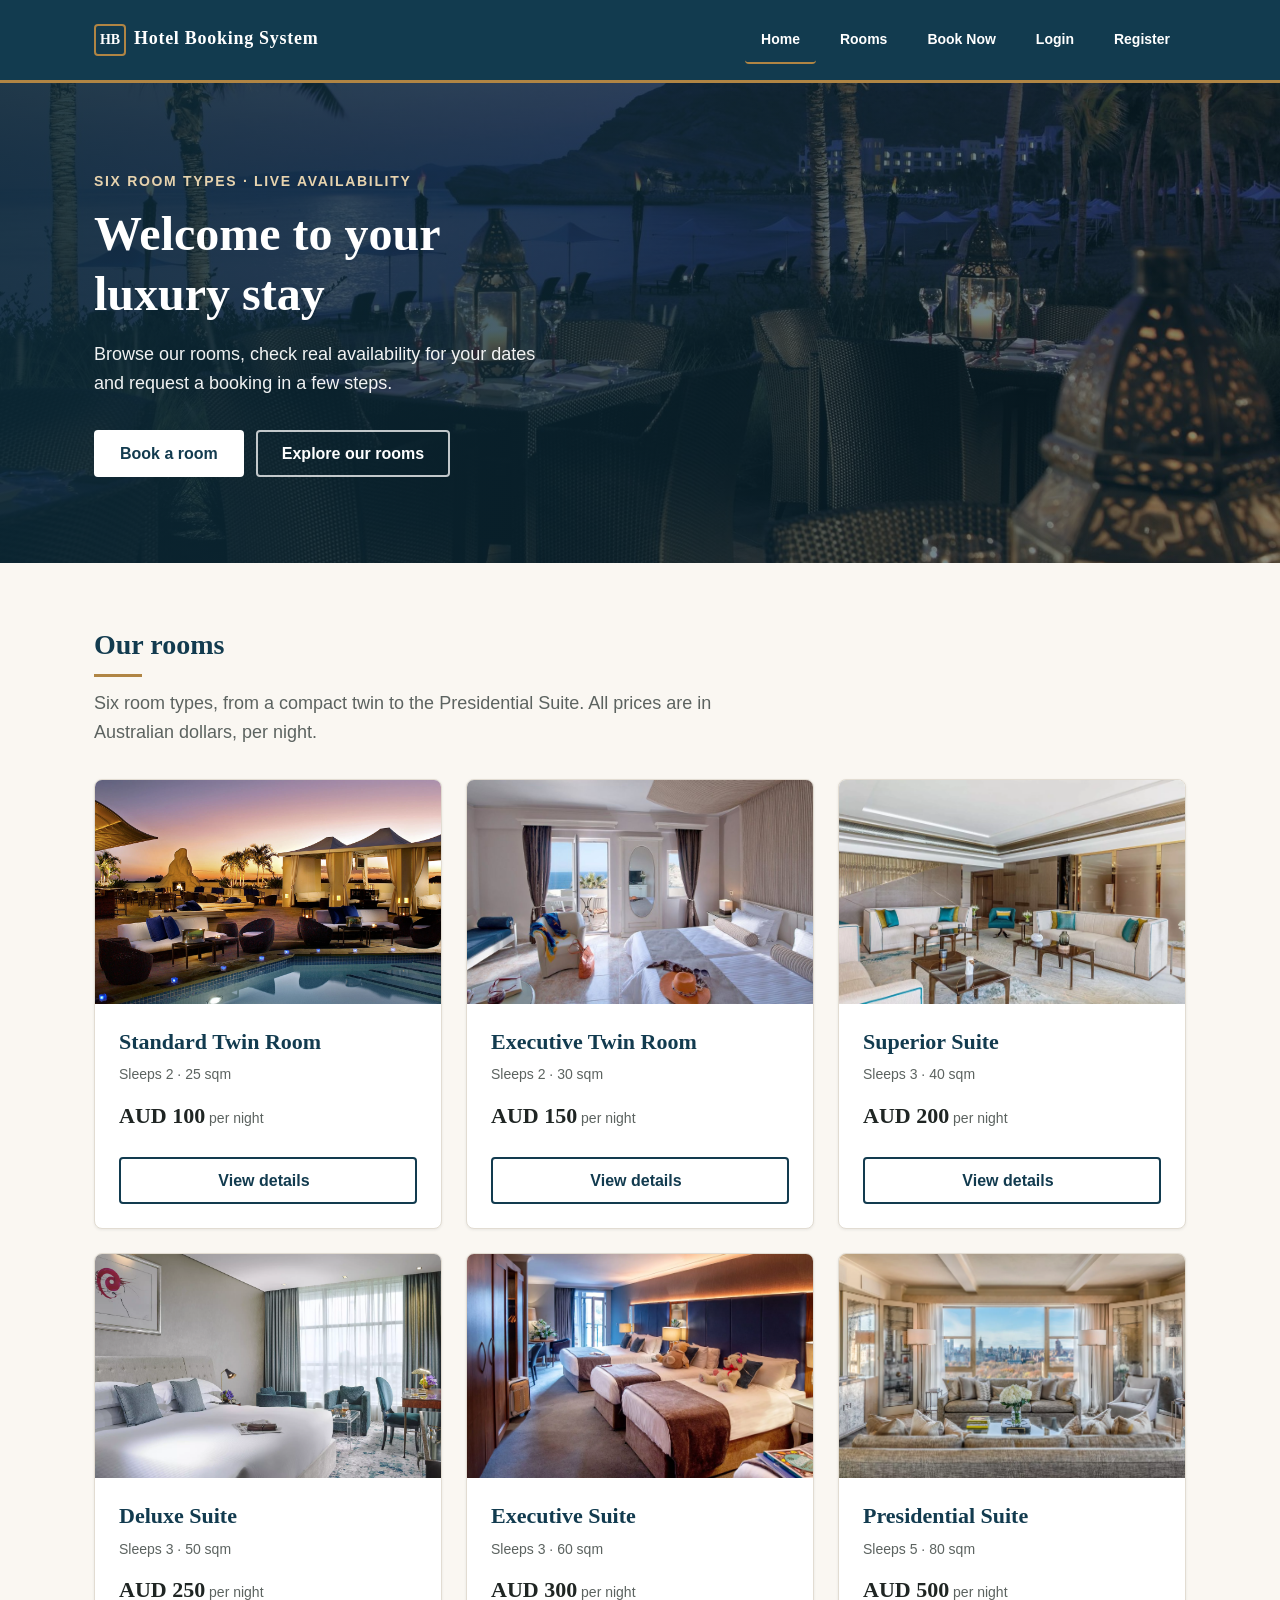
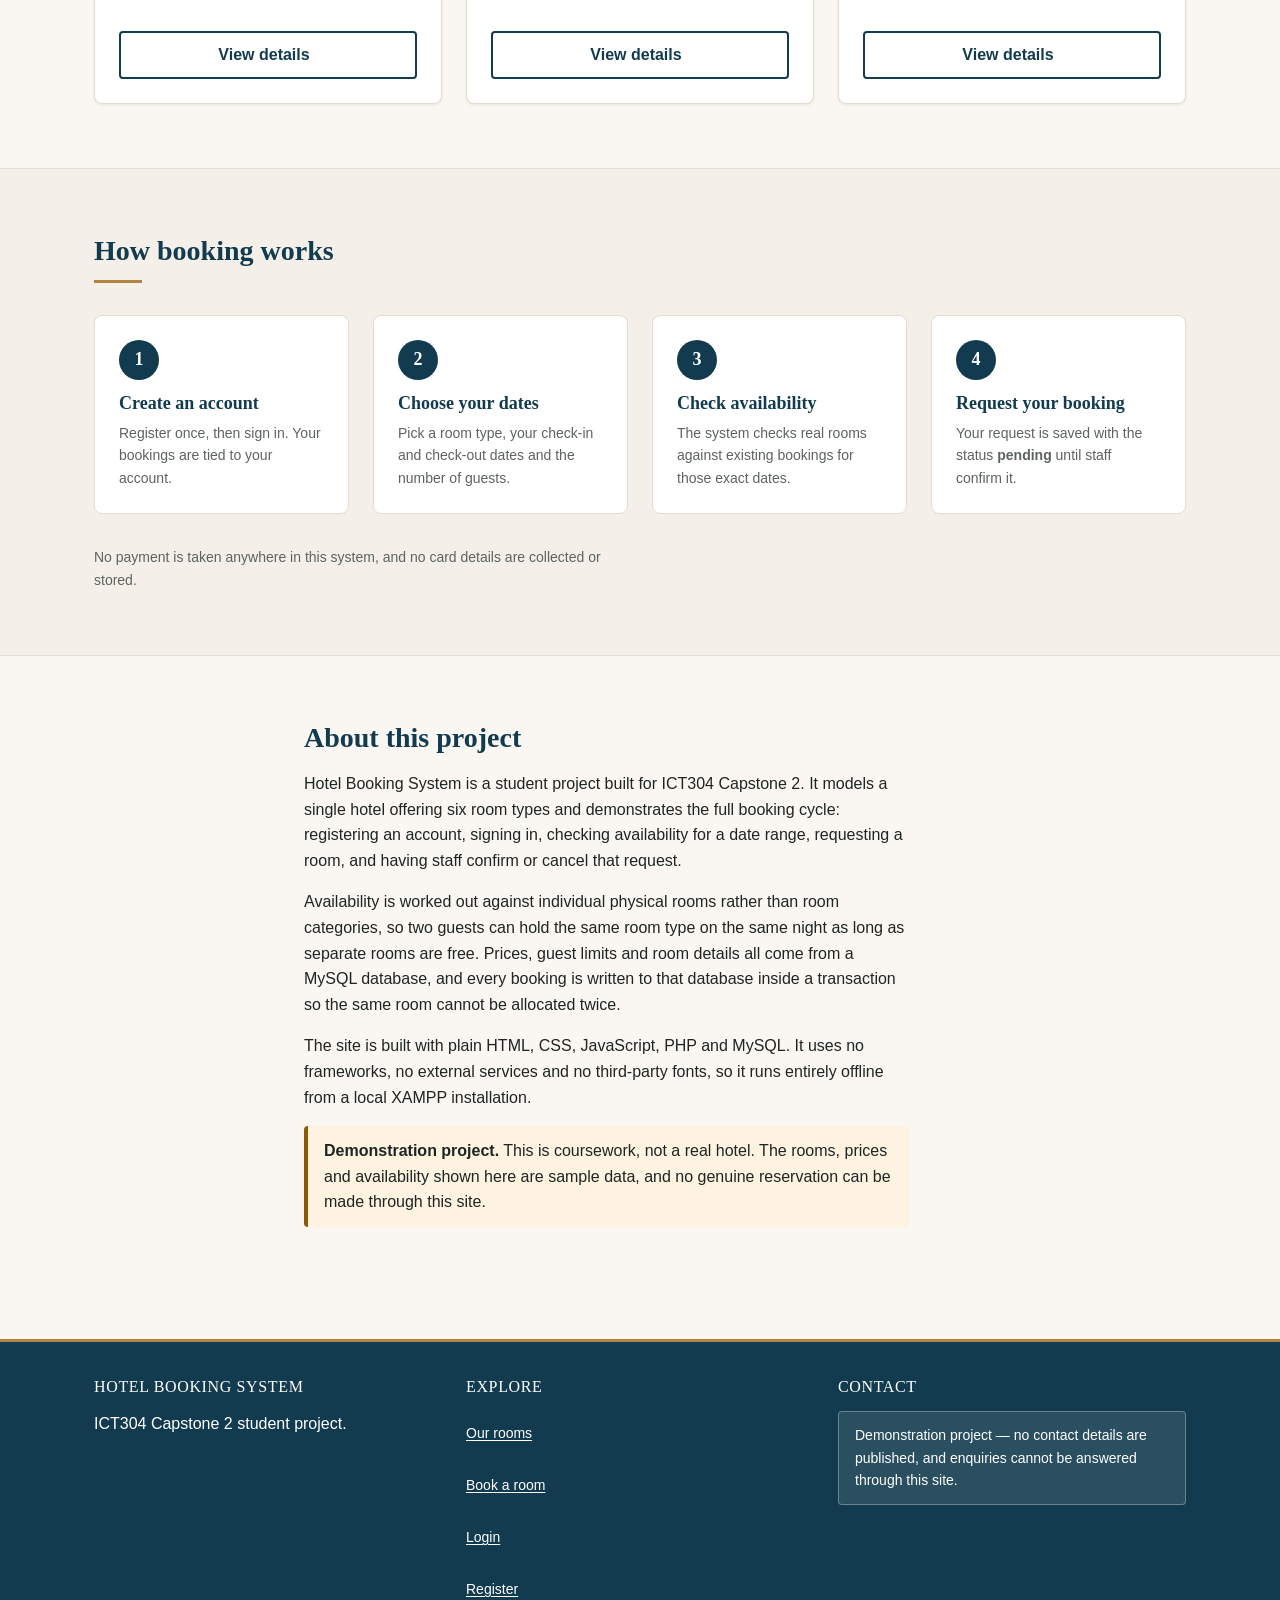
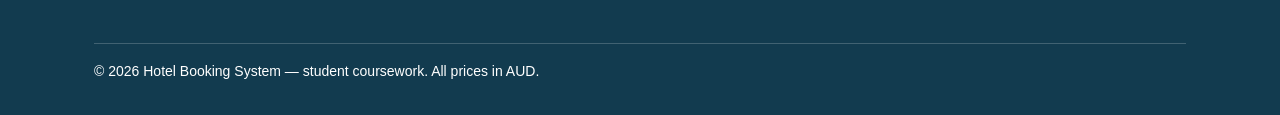
<file: index.html>
<!DOCTYPE html>
<html lang="en-AU">

<head>
    <meta charset="UTF-8">
    <meta name="viewport" content="width=device-width, initial-scale=1.0">
    <meta name="description" content="Hotel Booking System - a student demonstration room reservation system built for ICT304 Capstone 2.">
    <title>Hotel Booking System - Book a Room</title>
    <link rel="stylesheet" href="theme.css">
    <link rel="stylesheet" href="index.css">
</head>

<body>

<a class="skip-link" href="#main-content">Skip to main content</a>

<header class="site-header">
    <div class="container site-header-inner">
        <a class="brand" href="index.html">
            <span class="brand-mark" aria-hidden="true">HB</span>
            <span>Hotel Booking System</span>
        </a>

        <nav class="site-nav" aria-label="Main">
            <ul>
                <li><a href="index.html" aria-current="page">Home</a></li>
                <li><a href="#rooms">Rooms</a></li>
                <li><a href="booknow.php">Book Now</a></li>
                <li><a href="login.php">Login</a></li>
                <li><a href="register.php">Register</a></li>
            </ul>
        </nav>
    </div>
</header>

<main id="main-content">

    <!-- ==================================================================
         Hero
         A static background image, applied in index.css, with a gradient
         overlay above it so the white heading and buttons stay readable.
         Purely decorative, so it is a CSS background rather than an <img>
         and needs no alternative text.
         ================================================================== -->
    <section class="hero" aria-labelledby="hero-heading">

        <div class="hero-overlay"></div>

        <div class="container hero-content">
            <p class="hero-eyebrow">Six room types &middot; Live availability</p>

            <h1 id="hero-heading">Welcome to your luxury stay</h1>

            <p class="hero-lead">
                Browse our rooms, check real availability for your dates and
                request a booking in a few steps.
            </p>

            <div class="hero-actions">
                <a class="btn btn-on-dark" href="booknow.php">Book a room</a>
                <a class="btn btn-ghost-on-dark" href="#rooms">Explore our rooms</a>
            </div>
        </div>
    </section>

    <!-- ==================================================================
         Rooms
         Names, prices and links are ALWAYS visible - nothing essential is
         hidden behind :hover, so the cards work with touch and keyboard.
         ================================================================== -->
    <section id="rooms" class="section" aria-labelledby="rooms-heading">
        <div class="container">

            <div class="section-head">
                <h2 id="rooms-heading">Our rooms</h2>
                <p class="section-lead">
                    Six room types, from a compact twin to the Presidential
                    Suite. All prices are in Australian dollars, per night.
                </p>
            </div>

            <ul class="room-grid">

                <li class="room-card">
                    <img class="room-card-image"
                         src="images/StandardTwinRoom/2.jpg"
                         alt="Standard Twin Room with two single beds and a window."
                         loading="lazy" width="800" height="600">
                    <div class="room-card-body">
                        <h3 class="room-card-title">Standard Twin Room</h3>
                        <p class="room-card-meta">Sleeps 2 &middot; 25 sqm</p>
                        <p class="room-card-price"><span class="price">AUD 100</span> per night</p>
                        <a class="btn btn-secondary btn-block" href="StandardTwinRoom.html">
                            View details<span class="visually-hidden"> for the Standard Twin Room</span>
                        </a>
                    </div>
                </li>

                <li class="room-card">
                    <img class="room-card-image"
                         src="images/ExecutiveTwinRoom/6.jpg"
                         alt="Executive Twin Room with two single beds and a seating area."
                         loading="lazy" width="800" height="600">
                    <div class="room-card-body">
                        <h3 class="room-card-title">Executive Twin Room</h3>
                        <p class="room-card-meta">Sleeps 2 &middot; 30 sqm</p>
                        <p class="room-card-price"><span class="price">AUD 150</span> per night</p>
                        <a class="btn btn-secondary btn-block" href="ExecutiveTwinRoom.html">
                            View details<span class="visually-hidden"> for the Executive Twin Room</span>
                        </a>
                    </div>
                </li>

                <li class="room-card">
                    <img class="room-card-image"
                         src="images/SuperiorSuite/8.webp"
                         alt="Superior Suite with a king bed and a large window."
                         loading="lazy" width="800" height="600">
                    <div class="room-card-body">
                        <h3 class="room-card-title">Superior Suite</h3>
                        <p class="room-card-meta">Sleeps 3 &middot; 40 sqm</p>
                        <p class="room-card-price"><span class="price">AUD 200</span> per night</p>
                        <a class="btn btn-secondary btn-block" href="SuperiorSuite.html">
                            View details<span class="visually-hidden"> for the Superior Suite</span>
                        </a>
                    </div>
                </li>

                <li class="room-card">
                    <img class="room-card-image"
                         src="images/DeluxeSuite/5.webp"
                         alt="Deluxe Suite with a king bed and a separate lounge chair."
                         loading="lazy" width="800" height="600">
                    <div class="room-card-body">
                        <h3 class="room-card-title">Deluxe Suite</h3>
                        <p class="room-card-meta">Sleeps 3 &middot; 50 sqm</p>
                        <p class="room-card-price"><span class="price">AUD 250</span> per night</p>
                        <a class="btn btn-secondary btn-block" href="DeluxeSuite.html">
                            View details<span class="visually-hidden"> for the Deluxe Suite</span>
                        </a>
                    </div>
                </li>

                <li class="room-card">
                    <img class="room-card-image"
                         src="images/ExecutiveSuite/5.webp"
                         alt="Executive Suite with a king bed and a separate lounge area."
                         loading="lazy" width="800" height="600">
                    <div class="room-card-body">
                        <h3 class="room-card-title">Executive Suite</h3>
                        <p class="room-card-meta">Sleeps 3 &middot; 60 sqm</p>
                        <p class="room-card-price"><span class="price">AUD 300</span> per night</p>
                        <a class="btn btn-secondary btn-block" href="ExecutiveSuite.html">
                            View details<span class="visually-hidden"> for the Executive Suite</span>
                        </a>
                    </div>
                </li>

                <li class="room-card">
                    <img class="room-card-image"
                         src="images/PresidentialSuiteRoom/5.webp"
                         alt="Presidential Suite with a king bed and floor-to-ceiling windows."
                         loading="lazy" width="800" height="600">
                    <div class="room-card-body">
                        <h3 class="room-card-title">Presidential Suite</h3>
                        <p class="room-card-meta">Sleeps 5 &middot; 80 sqm</p>
                        <p class="room-card-price"><span class="price">AUD 500</span> per night</p>
                        <a class="btn btn-secondary btn-block" href="PresidentialSuite.html">
                            View details<span class="visually-hidden"> for the Presidential Suite</span>
                        </a>
                    </div>
                </li>

            </ul>
        </div>
    </section>

    <!-- ==================================================================
         How booking works
         ================================================================== -->
    <section class="section section-alt" aria-labelledby="how-heading">
        <div class="container">
            <div class="section-head">
                <h2 id="how-heading">How booking works</h2>
            </div>

            <ol class="step-list">
                <li class="step">
                    <span class="step-number" aria-hidden="true">1</span>
                    <h3>Create an account</h3>
                    <p>Register once, then sign in. Your bookings are tied to your account.</p>
                </li>
                <li class="step">
                    <span class="step-number" aria-hidden="true">2</span>
                    <h3>Choose your dates</h3>
                    <p>Pick a room type, your check-in and check-out dates and the number of guests.</p>
                </li>
                <li class="step">
                    <span class="step-number" aria-hidden="true">3</span>
                    <h3>Check availability</h3>
                    <p>The system checks real rooms against existing bookings for those exact dates.</p>
                </li>
                <li class="step">
                    <span class="step-number" aria-hidden="true">4</span>
                    <h3>Request your booking</h3>
                    <p>Your request is saved with the status <strong>pending</strong> until staff confirm it.</p>
                </li>
            </ol>

            <p class="section-note">
                No payment is taken anywhere in this system, and no card details
                are collected or stored.
            </p>
        </div>
    </section>

    <!-- ==================================================================
         About
         ================================================================== -->
    <section id="about" class="section" aria-labelledby="about-heading">
        <div class="container container-prose">
            <h2 id="about-heading">About this project</h2>

            <p>
                Hotel Booking System is a student project built for ICT304
                Capstone 2. It models a single hotel offering six room types
                and demonstrates the full booking cycle: registering an
                account, signing in, checking availability for a date range,
                requesting a room, and having staff confirm or cancel that
                request.
            </p>

            <p>
                Availability is worked out against individual physical rooms
                rather than room categories, so two guests can hold the same
                room type on the same night as long as separate rooms are
                free. Prices, guest limits and room details all come from a
                MySQL database, and every booking is written to that database
                inside a transaction so the same room cannot be allocated
                twice.
            </p>

            <p>
                The site is built with plain HTML, CSS, JavaScript, PHP and
                MySQL. It uses no frameworks, no external services and no
                third-party fonts, so it runs entirely offline from a local
                XAMPP installation.
            </p>

            <p class="notice">
                <strong>Demonstration project.</strong> This is coursework, not
                a real hotel. The rooms, prices and availability shown here are
                sample data, and no genuine reservation can be made through
                this site.
            </p>
        </div>
    </section>

</main>

<footer class="site-footer">
    <div class="container">
        <div class="footer-grid">

            <div>
                <p class="footer-heading">Hotel Booking System</p>
                <p class="footer-list">ICT304 Capstone 2 student project.</p>
            </div>

            <div>
                <p class="footer-heading">Explore</p>
                <ul class="footer-list">
                    <li><a href="#rooms">Our rooms</a></li>
                    <li><a href="booknow.php">Book a room</a></li>
                    <li><a href="login.php">Login</a></li>
                    <li><a href="register.php">Register</a></li>
                </ul>
            </div>

            <div>
                <p class="footer-heading">Contact</p>
                <!-- Deliberately no telephone number, email address or street
                     address: this is a demonstration system and inventing real
                     looking contact details would be misleading. -->
                <p class="demo-notice">
                    Demonstration project &mdash; no contact details are
                    published, and enquiries cannot be answered through this
                    site.
                </p>
            </div>

        </div>

        <p class="footer-bottom">
            &copy; 2026 Hotel Booking System &mdash; student coursework. All prices in AUD.
        </p>
    </div>
</footer>

</body>

</html>
</file>
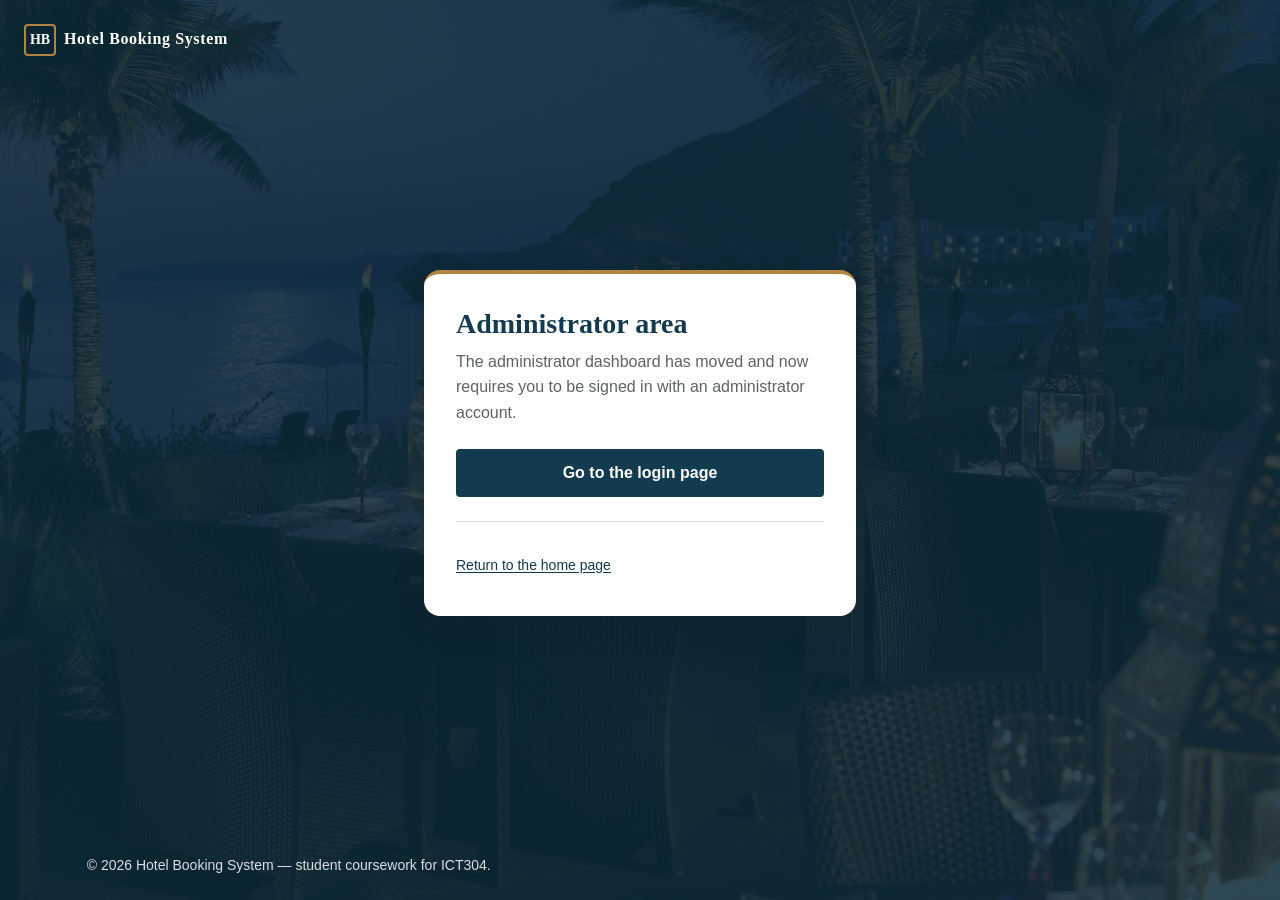
<file: admin-dashboard.html>
<!DOCTYPE html>
<html lang="en-AU">
<head>
    <meta charset="UTF-8">
    <meta name="viewport" content="width=device-width, initial-scale=1.0">

    <!--
        LEGACY PAGE - deliberately contains no administrator content.

        This file previously WAS the administrator dashboard: a static page
        that anyone could open without logging in. It displayed fixed sample
        totals and listed bookings read from browser localStorage.

        That was a security defect, so all of it has been removed. The real
        dashboard is now admin-dashboard.php, which is protected by
        require_admin() and is reachable only by an account whose role is
        'admin'.

        This page must never display administrator information, booking data
        or totals. It exists only so that old links and bookmarks land
        somewhere sensible instead of on a 404.
    -->

    <title>Administrator Area - Hotel Booking System</title>
    <link rel="stylesheet" href="theme.css">
    <link rel="stylesheet" href="css.css">
</head>
<body class="auth-page">

<a class="skip-link" href="#main-content">Skip to main content</a>

<header class="auth-header">
    <a class="brand" href="index.html">
        <span class="brand-mark" aria-hidden="true">HB</span>
        <span>Hotel Booking System</span>
    </a>
</header>

<main id="main-content" class="auth-main">
    <div class="auth-card legacy-notice">
        <h1>Administrator area</h1>

        <p>
            The administrator dashboard has moved and now requires you to be
            signed in with an administrator account.
        </p>

        <a class="btn btn-primary btn-block" href="login.php">Go to the login page</a>

        <div class="auth-links">
            <p><a href="index.html">Return to the home page</a></p>
        </div>
    </div>
</main>

<footer class="auth-footer">
    <p>&copy; 2026 Hotel Booking System &mdash; student coursework for ICT304.</p>
</footer>

</body>
</html>
</file>
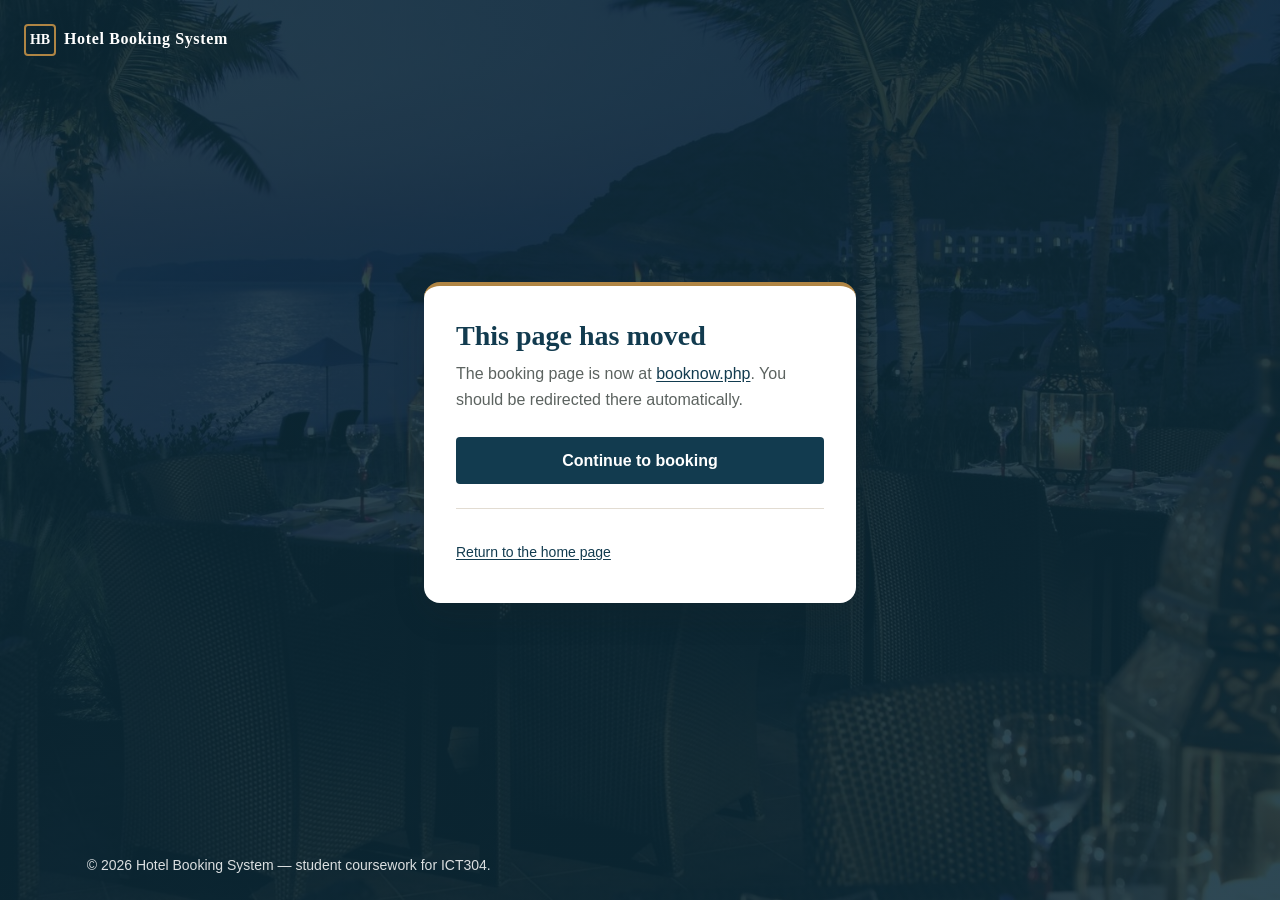
<file: booknow.html>
<!DOCTYPE html>
<html lang="en-AU">
<head>
    <meta charset="UTF-8">
    <meta name="viewport" content="width=device-width, initial-scale=1.0">

    <!--
        LEGACY PAGE - kept only so old links and bookmarks do not break.

        The booking form now lives at booknow.php. The form that used to sit
        here saved bookings into browser localStorage, collected details that
        already exist on the customer's account, had no check-out date and
        never reached the database. All of that has been removed so it cannot
        be submitted.

        A zero-delay meta refresh is used rather than JavaScript, so the
        redirect still works with scripting disabled. The visible link below
        is the accessible fallback if the refresh is ignored.
    -->
    <meta http-equiv="refresh" content="0; url=booknow.php">

    <title>Book a Room - Hotel Booking System</title>
    <link rel="stylesheet" href="theme.css">
    <link rel="stylesheet" href="css.css">
</head>
<body class="auth-page">

<a class="skip-link" href="#main-content">Skip to main content</a>

<header class="auth-header">
    <a class="brand" href="index.html">
        <span class="brand-mark" aria-hidden="true">HB</span>
        <span>Hotel Booking System</span>
    </a>
</header>

<main id="main-content" class="auth-main">
    <div class="auth-card legacy-notice">
        <h1>This page has moved</h1>

        <p>
            The booking page is now at <a href="booknow.php">booknow.php</a>.
            You should be redirected there automatically.
        </p>

        <a class="btn btn-primary btn-block" href="booknow.php">Continue to booking</a>

        <div class="auth-links">
            <p><a href="index.html">Return to the home page</a></p>
        </div>
    </div>
</main>

<footer class="auth-footer">
    <p>&copy; 2026 Hotel Booking System &mdash; student coursework for ICT304.</p>
</footer>

</body>
</html>
</file>
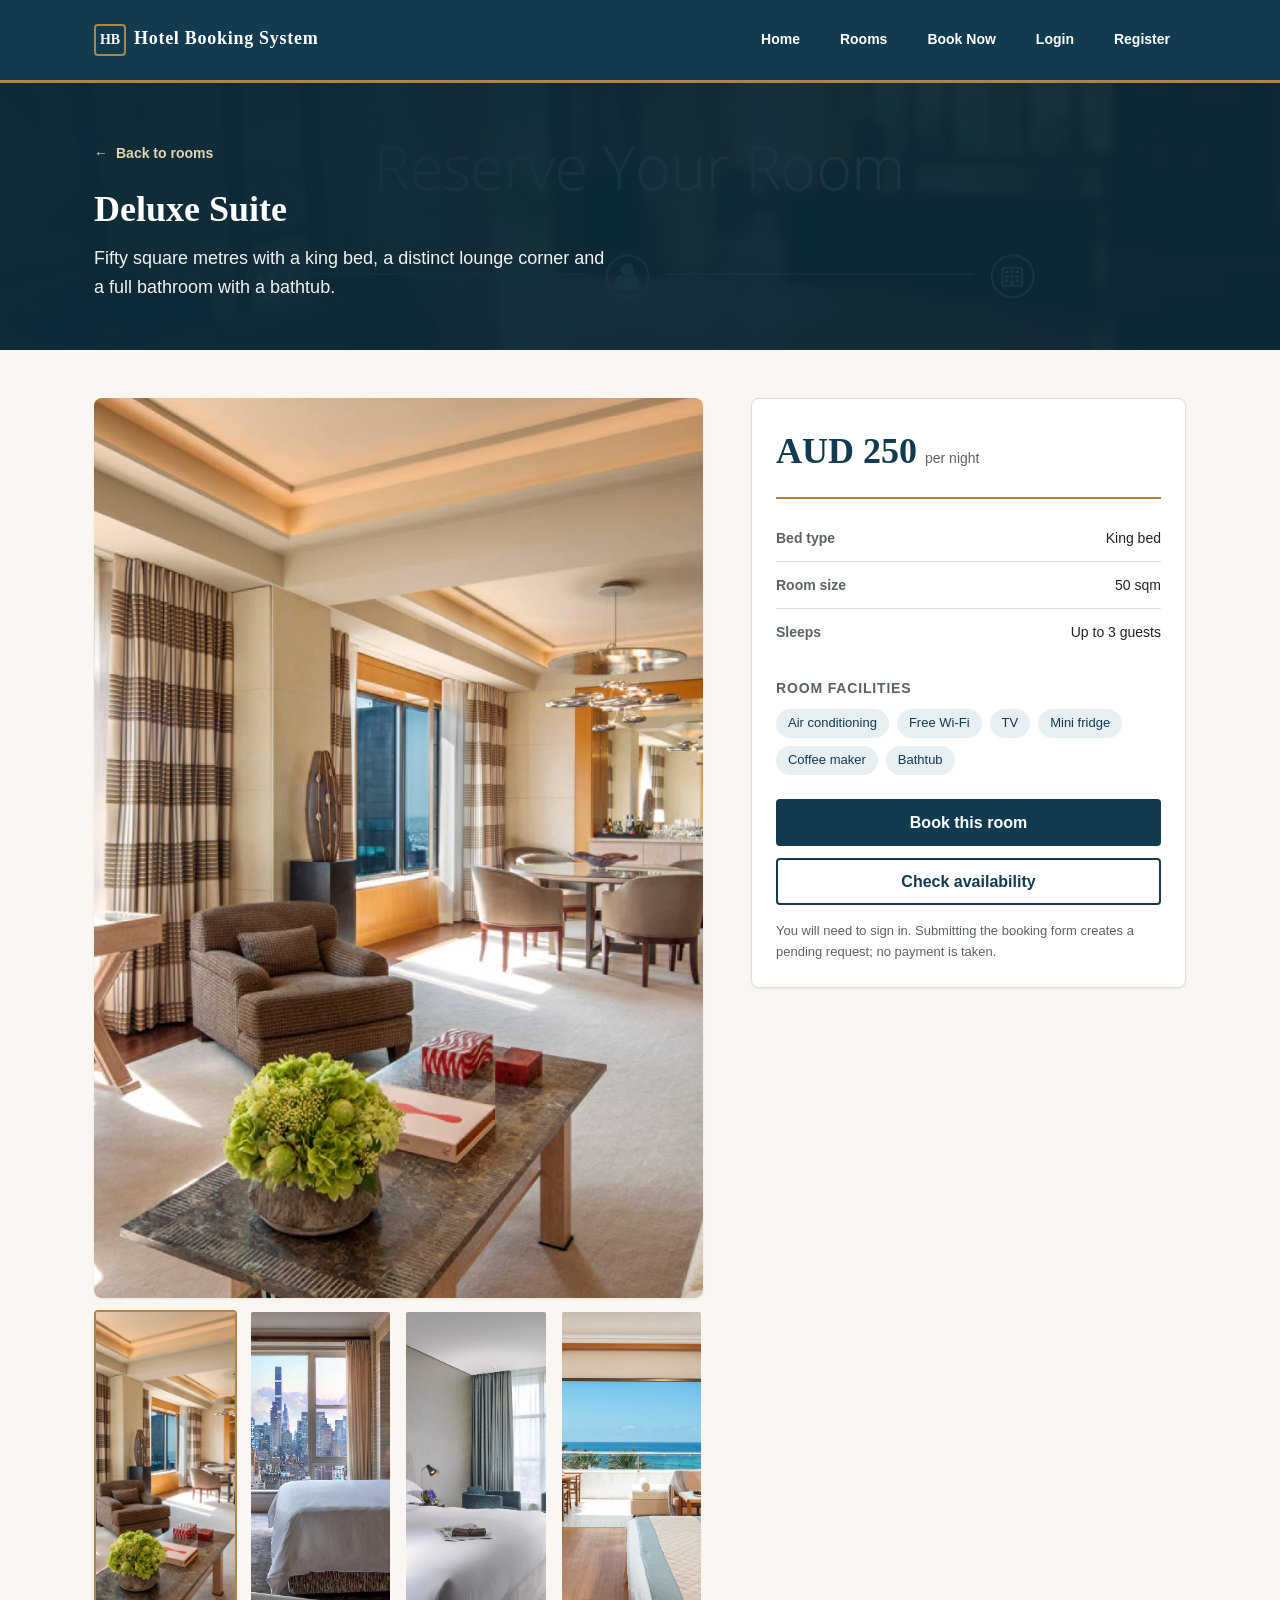
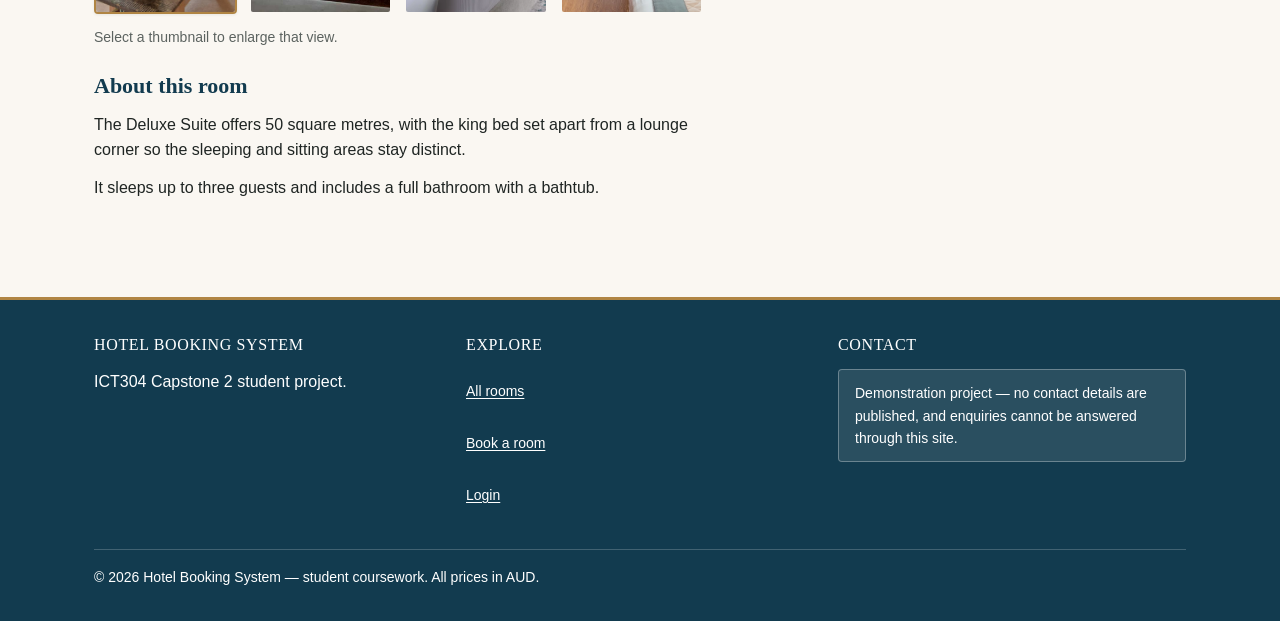
<file: DeluxeSuite.html>
<!DOCTYPE html>
<html lang="en-AU">
<head>
    <meta charset="UTF-8">
    <meta name="viewport" content="width=device-width, initial-scale=1.0">
    <meta name="description" content="Deluxe Suite - king bed, 50 sqm, AUD 250 per night.">
    <title>Deluxe Suite - Hotel Booking System</title>
    <link rel="stylesheet" href="theme.css">
    <link rel="stylesheet" href="room.css">
</head>
<body>

<a class="skip-link" href="#main-content">Skip to main content</a>

<header class="site-header">
    <div class="container site-header-inner">
        <a class="brand" href="index.html">
            <span class="brand-mark" aria-hidden="true">HB</span>
            <span>Hotel Booking System</span>
        </a>

        <nav class="site-nav" aria-label="Main">
            <ul>
                <li><a href="index.html">Home</a></li>
                <li><a href="index.html#rooms">Rooms</a></li>
                <li><a href="booknow.php">Book Now</a></li>
                <li><a href="login.php">Login</a></li>
                <li><a href="register.php">Register</a></li>
            </ul>
        </nav>
    </div>
</header>

<main id="main-content">

    <section class="room-banner" aria-labelledby="room-heading">
        <div class="container">
            <a class="back-link" href="index.html#rooms">
                <span aria-hidden="true">&larr;</span> Back to rooms
            </a>
            <h1 id="room-heading">Deluxe Suite</h1>
            <p class="room-banner-lead">
                Fifty square metres with a king bed, a distinct lounge corner
                and a full bathroom with a bathtub.
            </p>
        </div>
    </section>

    <div class="container room-layout">

        <section aria-labelledby="gallery-heading"
                 data-gallery
                 data-room-type="Deluxe Suite">

            <h2 id="gallery-heading" class="visually-hidden">Photographs</h2>

            <img class="gallery-main"
                 data-gallery-main
                 src="images/DeluxeSuite/2.jpg"
                 alt="Deluxe Suite - king bed with a lounge chair beside the window."
                 width="1200" height="900">

            <ul class="gallery-thumbs">
                <li>
                    <button type="button" class="gallery-thumb" data-gallery-thumb
                            aria-pressed="true"
                            data-full="images/DeluxeSuite/2.jpg"
                            data-view-label="king bed with a lounge chair beside the window">
                        <img src="images/DeluxeSuite/2.jpg" alt="" loading="lazy" width="400" height="300">
                        <span class="visually-hidden">Show view 1 of the Deluxe Suite</span>
                    </button>
                </li>
                <li>
                    <button type="button" class="gallery-thumb" data-gallery-thumb
                            aria-pressed="false"
                            data-full="images/DeluxeSuite/3.jpg"
                            data-view-label="lounge corner">
                        <img src="images/DeluxeSuite/3.jpg" alt="" loading="lazy" width="400" height="300">
                        <span class="visually-hidden">Show view 2 of the Deluxe Suite</span>
                    </button>
                </li>
                <li>
                    <button type="button" class="gallery-thumb" data-gallery-thumb
                            aria-pressed="false"
                            data-full="images/DeluxeSuite/5.webp"
                            data-view-label="bedroom seen from the lounge">
                        <img src="images/DeluxeSuite/5.webp" alt="" loading="lazy" width="400" height="300">
                        <span class="visually-hidden">Show view 3 of the Deluxe Suite</span>
                    </button>
                </li>
                <li>
                    <button type="button" class="gallery-thumb" data-gallery-thumb
                            aria-pressed="false"
                            data-full="images/DeluxeSuite/4.jpg"
                            data-view-label="bathroom with bathtub">
                        <img src="images/DeluxeSuite/4.jpg" alt="" loading="lazy" width="400" height="300">
                        <span class="visually-hidden">Show view 4 of the Deluxe Suite</span>
                    </button>
                </li>
            </ul>

            <p class="gallery-hint">Select a thumbnail to enlarge that view.</p>

            <div class="room-description">
                <h2>About this room</h2>
                <p>
                    The Deluxe Suite offers 50 square metres, with the king bed
                    set apart from a lounge corner so the sleeping and sitting
                    areas stay distinct.
                </p>
                <p>
                    It sleeps up to three guests and includes a full bathroom
                    with a bathtub.
                </p>
            </div>
        </section>

        <aside class="room-summary" aria-labelledby="summary-heading">
            <h2 id="summary-heading" class="visually-hidden">Room details and booking</h2>

            <p class="room-price">
                <span class="room-price-amount">AUD 250</span>
                <span class="room-price-unit">per night</span>
            </p>

            <ul class="room-facts">
                <li><span class="fact-label">Bed type</span> <span class="fact-value">King bed</span></li>
                <li><span class="fact-label">Room size</span> <span class="fact-value">50 sqm</span></li>
                <li><span class="fact-label">Sleeps</span> <span class="fact-value">Up to 3 guests</span></li>
            </ul>

            <h3 class="facilities-heading">Room facilities</h3>
            <ul class="facilities">
                <li>Air conditioning</li>
                <li>Free Wi-Fi</li>
                <li>TV</li>
                <li>Mini fridge</li>
                <li>Coffee maker</li>
                <li>Bathtub</li>
            </ul>

            <div class="room-actions">
                <a class="btn btn-primary" href="booknow.php?room_type=Deluxe%20Suite">
                    Book this room
                </a>
                <a class="btn btn-secondary" href="booknow.php?room_type=Deluxe%20Suite">
                    Check availability
                </a>
            </div>

            <p class="room-actions-note">
                You will need to sign in. Submitting the booking form creates a
                pending request; no payment is taken.
            </p>
        </aside>

    </div>

</main>

<footer class="site-footer">
    <div class="container">
        <div class="footer-grid">
            <div>
                <p class="footer-heading">Hotel Booking System</p>
                <p class="footer-list">ICT304 Capstone 2 student project.</p>
            </div>
            <div>
                <p class="footer-heading">Explore</p>
                <ul class="footer-list">
                    <li><a href="index.html#rooms">All rooms</a></li>
                    <li><a href="booknow.php">Book a room</a></li>
                    <li><a href="login.php">Login</a></li>
                </ul>
            </div>
            <div>
                <p class="footer-heading">Contact</p>
                <p class="demo-notice">
                    Demonstration project &mdash; no contact details are
                    published, and enquiries cannot be answered through this site.
                </p>
            </div>
        </div>
        <p class="footer-bottom">
            &copy; 2026 Hotel Booking System &mdash; student coursework. All prices in AUD.
        </p>
    </div>
</footer>

<script src="room.js"></script>
</body>
</html>
</file>
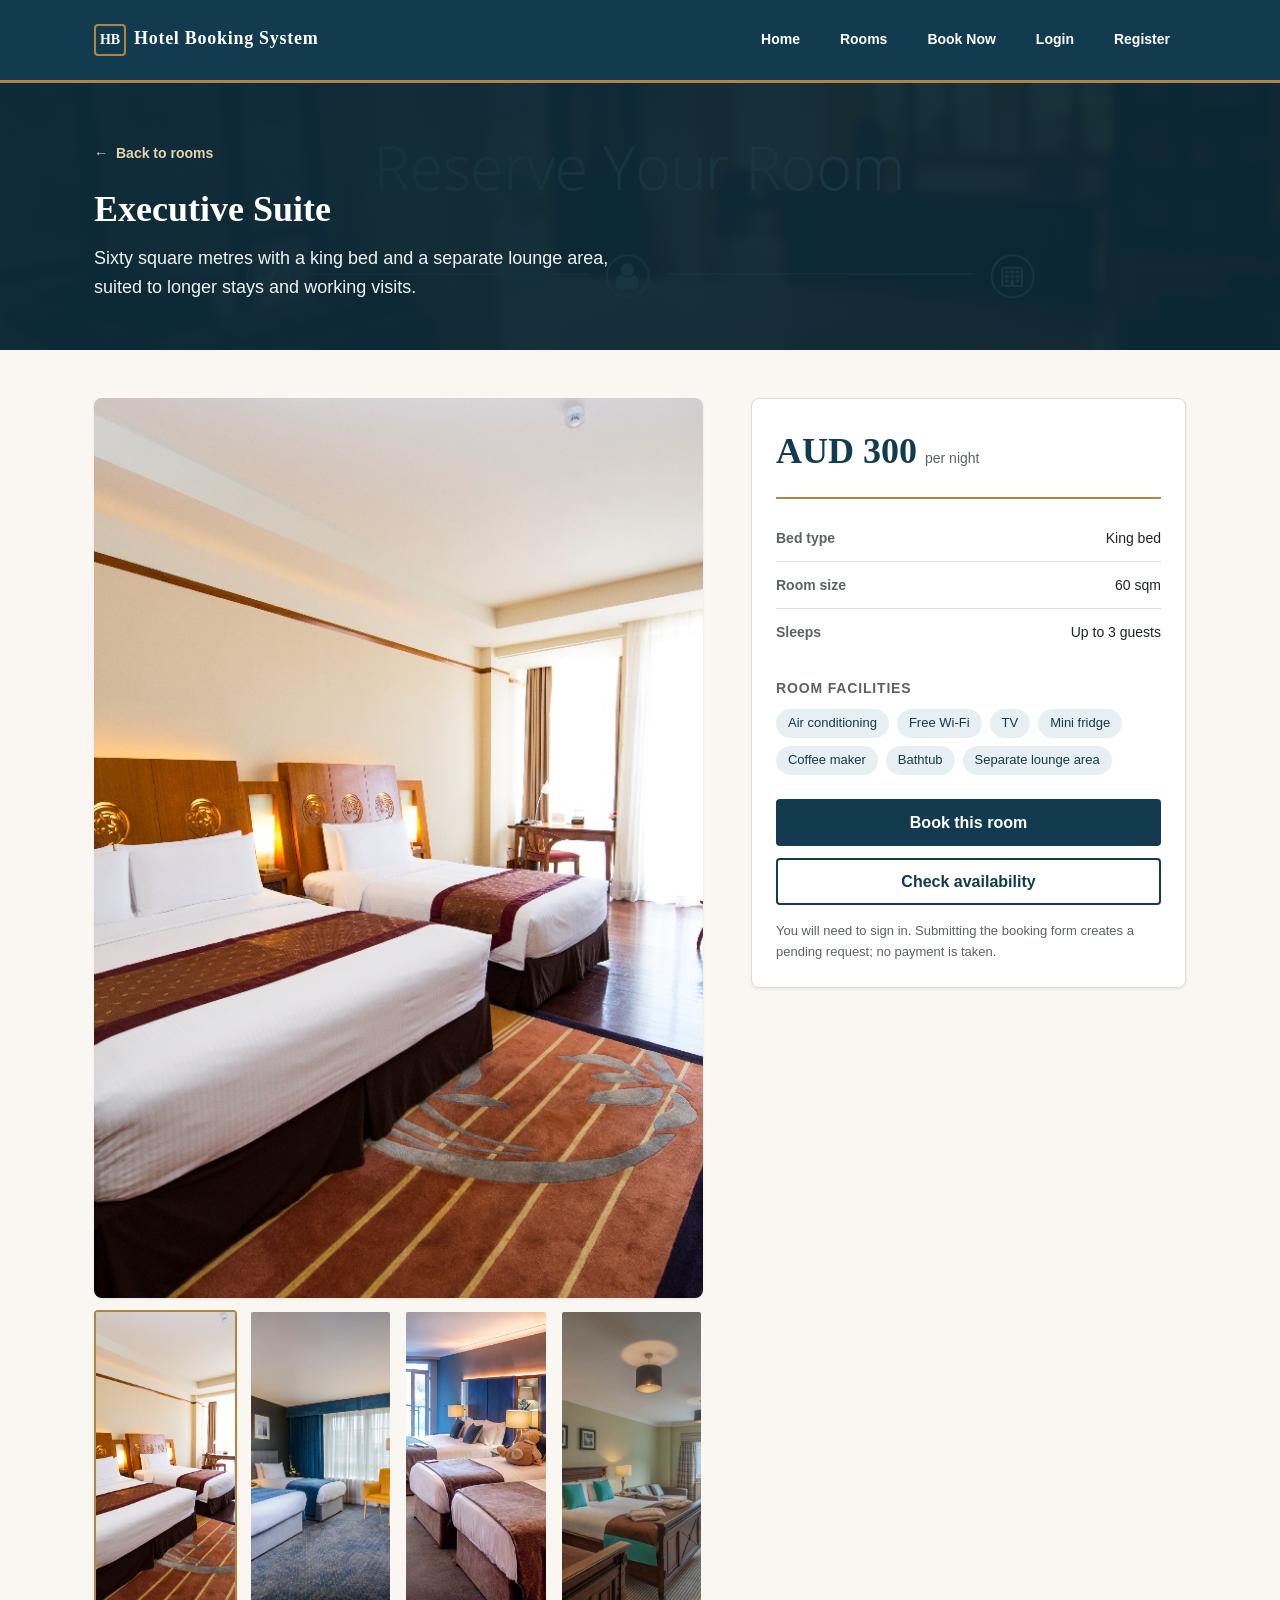
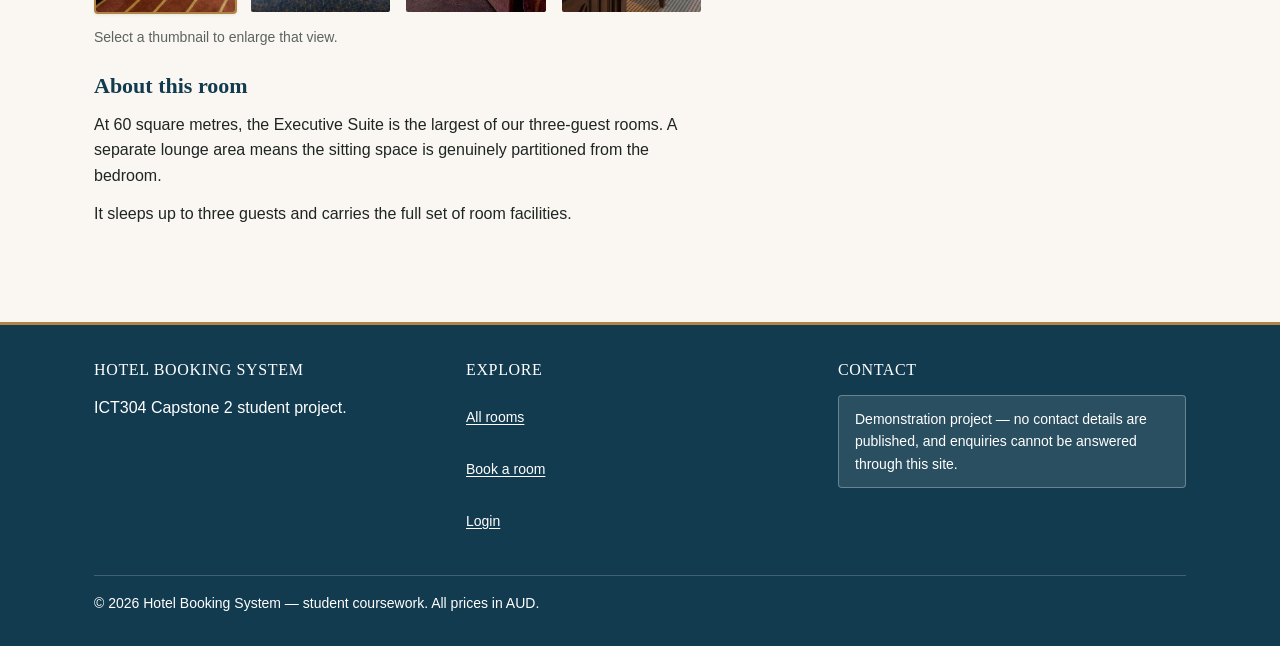
<file: ExecutiveSuite.html>
<!DOCTYPE html>
<html lang="en-AU">
<head>
    <meta charset="UTF-8">
    <meta name="viewport" content="width=device-width, initial-scale=1.0">
    <meta name="description" content="Executive Suite - king bed, 60 sqm, separate lounge area, AUD 300 per night.">
    <title>Executive Suite - Hotel Booking System</title>
    <link rel="stylesheet" href="theme.css">
    <link rel="stylesheet" href="room.css">
</head>
<body>

<a class="skip-link" href="#main-content">Skip to main content</a>

<header class="site-header">
    <div class="container site-header-inner">
        <a class="brand" href="index.html">
            <span class="brand-mark" aria-hidden="true">HB</span>
            <span>Hotel Booking System</span>
        </a>

        <nav class="site-nav" aria-label="Main">
            <ul>
                <li><a href="index.html">Home</a></li>
                <li><a href="index.html#rooms">Rooms</a></li>
                <li><a href="booknow.php">Book Now</a></li>
                <li><a href="login.php">Login</a></li>
                <li><a href="register.php">Register</a></li>
            </ul>
        </nav>
    </div>
</header>

<main id="main-content">

    <section class="room-banner" aria-labelledby="room-heading">
        <div class="container">
            <a class="back-link" href="index.html#rooms">
                <span aria-hidden="true">&larr;</span> Back to rooms
            </a>
            <h1 id="room-heading">Executive Suite</h1>
            <p class="room-banner-lead">
                Sixty square metres with a king bed and a separate lounge area,
                suited to longer stays and working visits.
            </p>
        </div>
    </section>

    <div class="container room-layout">

        <section aria-labelledby="gallery-heading"
                 data-gallery
                 data-room-type="Executive Suite">

            <h2 id="gallery-heading" class="visually-hidden">Photographs</h2>

            <img class="gallery-main"
                 data-gallery-main
                 src="images/ExecutiveSuite/2.jpg"
                 alt="Executive Suite - king bed with the lounge area beyond."
                 width="1200" height="900">

            <ul class="gallery-thumbs">
                <li>
                    <button type="button" class="gallery-thumb" data-gallery-thumb
                            aria-pressed="true"
                            data-full="images/ExecutiveSuite/2.jpg"
                            data-view-label="king bed with the lounge area beyond">
                        <img src="images/ExecutiveSuite/2.jpg" alt="" loading="lazy" width="400" height="300">
                        <span class="visually-hidden">Show view 1 of the Executive Suite</span>
                    </button>
                </li>
                <li>
                    <button type="button" class="gallery-thumb" data-gallery-thumb
                            aria-pressed="false"
                            data-full="images/ExecutiveSuite/3.jpg"
                            data-view-label="separate lounge area">
                        <img src="images/ExecutiveSuite/3.jpg" alt="" loading="lazy" width="400" height="300">
                        <span class="visually-hidden">Show view 2 of the Executive Suite</span>
                    </button>
                </li>
                <li>
                    <button type="button" class="gallery-thumb" data-gallery-thumb
                            aria-pressed="false"
                            data-full="images/ExecutiveSuite/5.webp"
                            data-view-label="bedroom seen from the lounge">
                        <img src="images/ExecutiveSuite/5.webp" alt="" loading="lazy" width="400" height="300">
                        <span class="visually-hidden">Show view 3 of the Executive Suite</span>
                    </button>
                </li>
                <li>
                    <button type="button" class="gallery-thumb" data-gallery-thumb
                            aria-pressed="false"
                            data-full="images/ExecutiveSuite/4.jpg"
                            data-view-label="bathroom">
                        <img src="images/ExecutiveSuite/4.jpg" alt="" loading="lazy" width="400" height="300">
                        <span class="visually-hidden">Show view 4 of the Executive Suite</span>
                    </button>
                </li>
            </ul>

            <p class="gallery-hint">Select a thumbnail to enlarge that view.</p>

            <div class="room-description">
                <h2>About this room</h2>
                <p>
                    At 60 square metres, the Executive Suite is the largest of
                    our three-guest rooms. A separate lounge area means the
                    sitting space is genuinely partitioned from the bedroom.
                </p>
                <p>
                    It sleeps up to three guests and carries the full set of
                    room facilities.
                </p>
            </div>
        </section>

        <aside class="room-summary" aria-labelledby="summary-heading">
            <h2 id="summary-heading" class="visually-hidden">Room details and booking</h2>

            <p class="room-price">
                <span class="room-price-amount">AUD 300</span>
                <span class="room-price-unit">per night</span>
            </p>

            <ul class="room-facts">
                <li><span class="fact-label">Bed type</span> <span class="fact-value">King bed</span></li>
                <li><span class="fact-label">Room size</span> <span class="fact-value">60 sqm</span></li>
                <li><span class="fact-label">Sleeps</span> <span class="fact-value">Up to 3 guests</span></li>
            </ul>

            <h3 class="facilities-heading">Room facilities</h3>
            <ul class="facilities">
                <li>Air conditioning</li>
                <li>Free Wi-Fi</li>
                <li>TV</li>
                <li>Mini fridge</li>
                <li>Coffee maker</li>
                <li>Bathtub</li>
                <li>Separate lounge area</li>
            </ul>

            <div class="room-actions">
                <a class="btn btn-primary" href="booknow.php?room_type=Executive%20Suite">
                    Book this room
                </a>
                <a class="btn btn-secondary" href="booknow.php?room_type=Executive%20Suite">
                    Check availability
                </a>
            </div>

            <p class="room-actions-note">
                You will need to sign in. Submitting the booking form creates a
                pending request; no payment is taken.
            </p>
        </aside>

    </div>

</main>

<footer class="site-footer">
    <div class="container">
        <div class="footer-grid">
            <div>
                <p class="footer-heading">Hotel Booking System</p>
                <p class="footer-list">ICT304 Capstone 2 student project.</p>
            </div>
            <div>
                <p class="footer-heading">Explore</p>
                <ul class="footer-list">
                    <li><a href="index.html#rooms">All rooms</a></li>
                    <li><a href="booknow.php">Book a room</a></li>
                    <li><a href="login.php">Login</a></li>
                </ul>
            </div>
            <div>
                <p class="footer-heading">Contact</p>
                <p class="demo-notice">
                    Demonstration project &mdash; no contact details are
                    published, and enquiries cannot be answered through this site.
                </p>
            </div>
        </div>
        <p class="footer-bottom">
            &copy; 2026 Hotel Booking System &mdash; student coursework. All prices in AUD.
        </p>
    </div>
</footer>

<script src="room.js"></script>
</body>
</html>
</file>
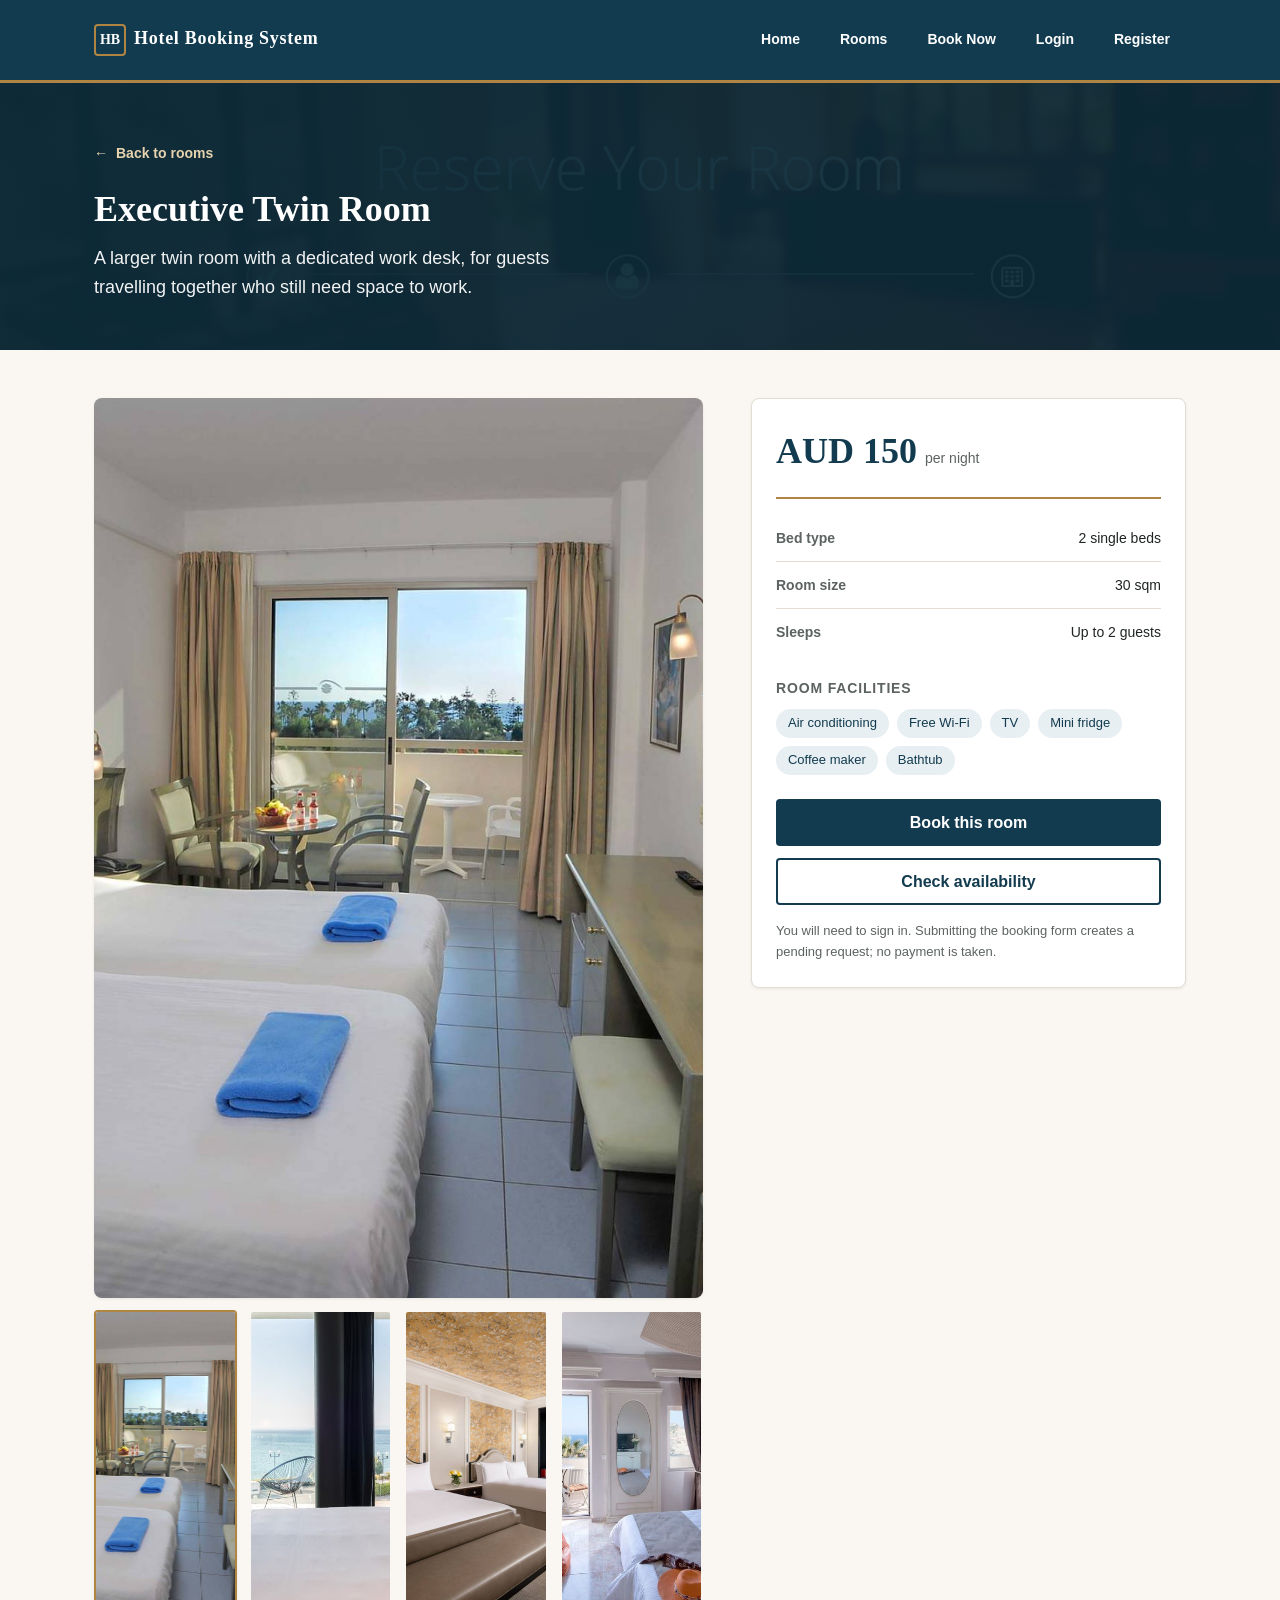
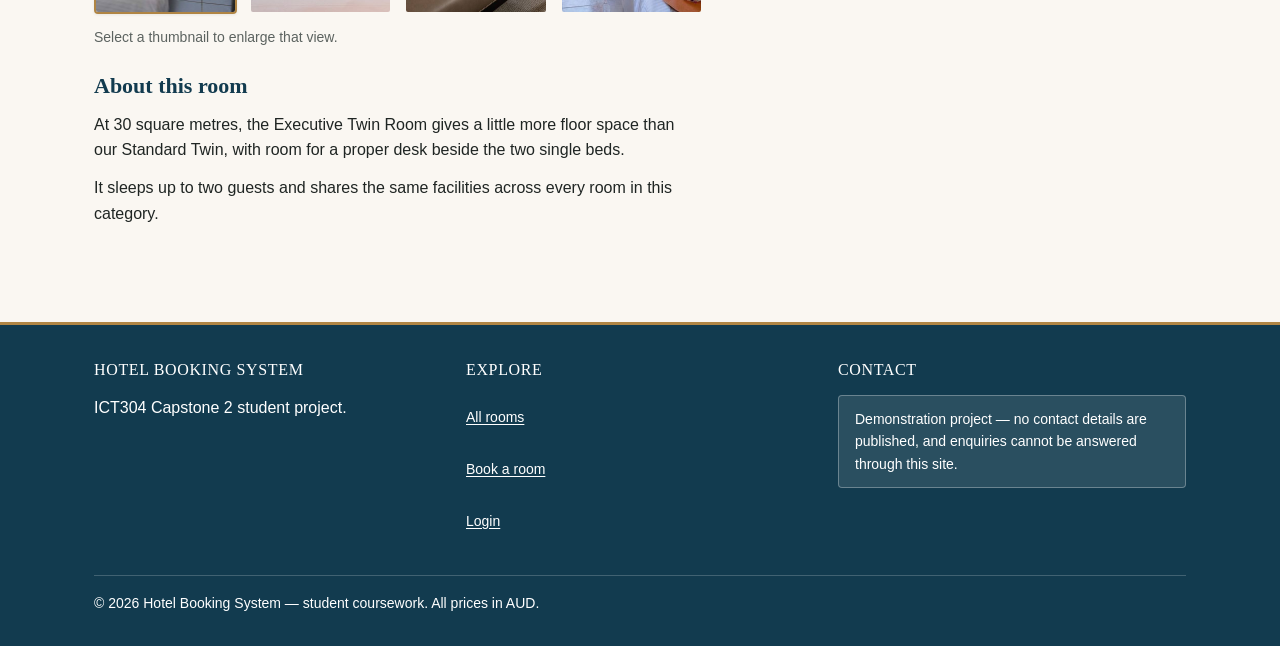
<file: ExecutiveTwinRoom.html>
<!DOCTYPE html>
<html lang="en-AU">
<head>
    <meta charset="UTF-8">
    <meta name="viewport" content="width=device-width, initial-scale=1.0">
    <meta name="description" content="Executive Twin Room - two single beds, 30 sqm, AUD 150 per night.">
    <title>Executive Twin Room - Hotel Booking System</title>
    <link rel="stylesheet" href="theme.css">
    <link rel="stylesheet" href="room.css">
</head>
<body>

<a class="skip-link" href="#main-content">Skip to main content</a>

<header class="site-header">
    <div class="container site-header-inner">
        <a class="brand" href="index.html">
            <span class="brand-mark" aria-hidden="true">HB</span>
            <span>Hotel Booking System</span>
        </a>

        <nav class="site-nav" aria-label="Main">
            <ul>
                <li><a href="index.html">Home</a></li>
                <li><a href="index.html#rooms">Rooms</a></li>
                <li><a href="booknow.php">Book Now</a></li>
                <li><a href="login.php">Login</a></li>
                <li><a href="register.php">Register</a></li>
            </ul>
        </nav>
    </div>
</header>

<main id="main-content">

    <section class="room-banner" aria-labelledby="room-heading">
        <div class="container">
            <a class="back-link" href="index.html#rooms">
                <span aria-hidden="true">&larr;</span> Back to rooms
            </a>
            <h1 id="room-heading">Executive Twin Room</h1>
            <p class="room-banner-lead">
                A larger twin room with a dedicated work desk, for guests
                travelling together who still need space to work.
            </p>
        </div>
    </section>

    <div class="container room-layout">

        <section aria-labelledby="gallery-heading"
                 data-gallery
                 data-room-type="Executive Twin Room">

            <h2 id="gallery-heading" class="visually-hidden">Photographs</h2>

            <img class="gallery-main"
                 data-gallery-main
                 src="images/ExecutiveTwinRoom/5.jpg"
                 alt="Executive Twin Room - two single beds with a work desk alongside."
                 width="1200" height="900">

            <ul class="gallery-thumbs">
                <li>
                    <button type="button" class="gallery-thumb" data-gallery-thumb
                            aria-pressed="true"
                            data-full="images/ExecutiveTwinRoom/5.jpg"
                            data-view-label="two single beds with a work desk alongside">
                        <img src="images/ExecutiveTwinRoom/5.jpg" alt="" loading="lazy" width="400" height="300">
                        <span class="visually-hidden">Show view 1 of the Executive Twin Room</span>
                    </button>
                </li>
                <li>
                    <button type="button" class="gallery-thumb" data-gallery-thumb
                            aria-pressed="false"
                            data-full="images/ExecutiveTwinRoom/3.jpg"
                            data-view-label="beds and bedside lighting">
                        <img src="images/ExecutiveTwinRoom/3.jpg" alt="" loading="lazy" width="400" height="300">
                        <span class="visually-hidden">Show view 2 of the Executive Twin Room</span>
                    </button>
                </li>
                <li>
                    <button type="button" class="gallery-thumb" data-gallery-thumb
                            aria-pressed="false"
                            data-full="images/ExecutiveTwinRoom/4.jpg"
                            data-view-label="seating area by the window">
                        <img src="images/ExecutiveTwinRoom/4.jpg" alt="" loading="lazy" width="400" height="300">
                        <span class="visually-hidden">Show view 3 of the Executive Twin Room</span>
                    </button>
                </li>
                <li>
                    <button type="button" class="gallery-thumb" data-gallery-thumb
                            aria-pressed="false"
                            data-full="images/ExecutiveTwinRoom/6.jpg"
                            data-view-label="bathroom">
                        <img src="images/ExecutiveTwinRoom/6.jpg" alt="" loading="lazy" width="400" height="300">
                        <span class="visually-hidden">Show view 4 of the Executive Twin Room</span>
                    </button>
                </li>
            </ul>

            <p class="gallery-hint">Select a thumbnail to enlarge that view.</p>

            <div class="room-description">
                <h2>About this room</h2>
                <p>
                    At 30 square metres, the Executive Twin Room gives a little
                    more floor space than our Standard Twin, with room for a
                    proper desk beside the two single beds.
                </p>
                <p>
                    It sleeps up to two guests and shares the same facilities
                    across every room in this category.
                </p>
            </div>
        </section>

        <aside class="room-summary" aria-labelledby="summary-heading">
            <h2 id="summary-heading" class="visually-hidden">Room details and booking</h2>

            <p class="room-price">
                <span class="room-price-amount">AUD 150</span>
                <span class="room-price-unit">per night</span>
            </p>

            <ul class="room-facts">
                <li><span class="fact-label">Bed type</span> <span class="fact-value">2 single beds</span></li>
                <li><span class="fact-label">Room size</span> <span class="fact-value">30 sqm</span></li>
                <li><span class="fact-label">Sleeps</span> <span class="fact-value">Up to 2 guests</span></li>
            </ul>

            <h3 class="facilities-heading">Room facilities</h3>
            <ul class="facilities">
                <li>Air conditioning</li>
                <li>Free Wi-Fi</li>
                <li>TV</li>
                <li>Mini fridge</li>
                <li>Coffee maker</li>
                <li>Bathtub</li>
            </ul>

            <div class="room-actions">
                <a class="btn btn-primary" href="booknow.php?room_type=Executive%20Twin%20Room">
                    Book this room
                </a>
                <a class="btn btn-secondary" href="booknow.php?room_type=Executive%20Twin%20Room">
                    Check availability
                </a>
            </div>

            <p class="room-actions-note">
                You will need to sign in. Submitting the booking form creates a
                pending request; no payment is taken.
            </p>
        </aside>

    </div>

</main>

<footer class="site-footer">
    <div class="container">
        <div class="footer-grid">
            <div>
                <p class="footer-heading">Hotel Booking System</p>
                <p class="footer-list">ICT304 Capstone 2 student project.</p>
            </div>
            <div>
                <p class="footer-heading">Explore</p>
                <ul class="footer-list">
                    <li><a href="index.html#rooms">All rooms</a></li>
                    <li><a href="booknow.php">Book a room</a></li>
                    <li><a href="login.php">Login</a></li>
                </ul>
            </div>
            <div>
                <p class="footer-heading">Contact</p>
                <p class="demo-notice">
                    Demonstration project &mdash; no contact details are
                    published, and enquiries cannot be answered through this site.
                </p>
            </div>
        </div>
        <p class="footer-bottom">
            &copy; 2026 Hotel Booking System &mdash; student coursework. All prices in AUD.
        </p>
    </div>
</footer>

<script src="room.js"></script>
</body>
</html>
</file>
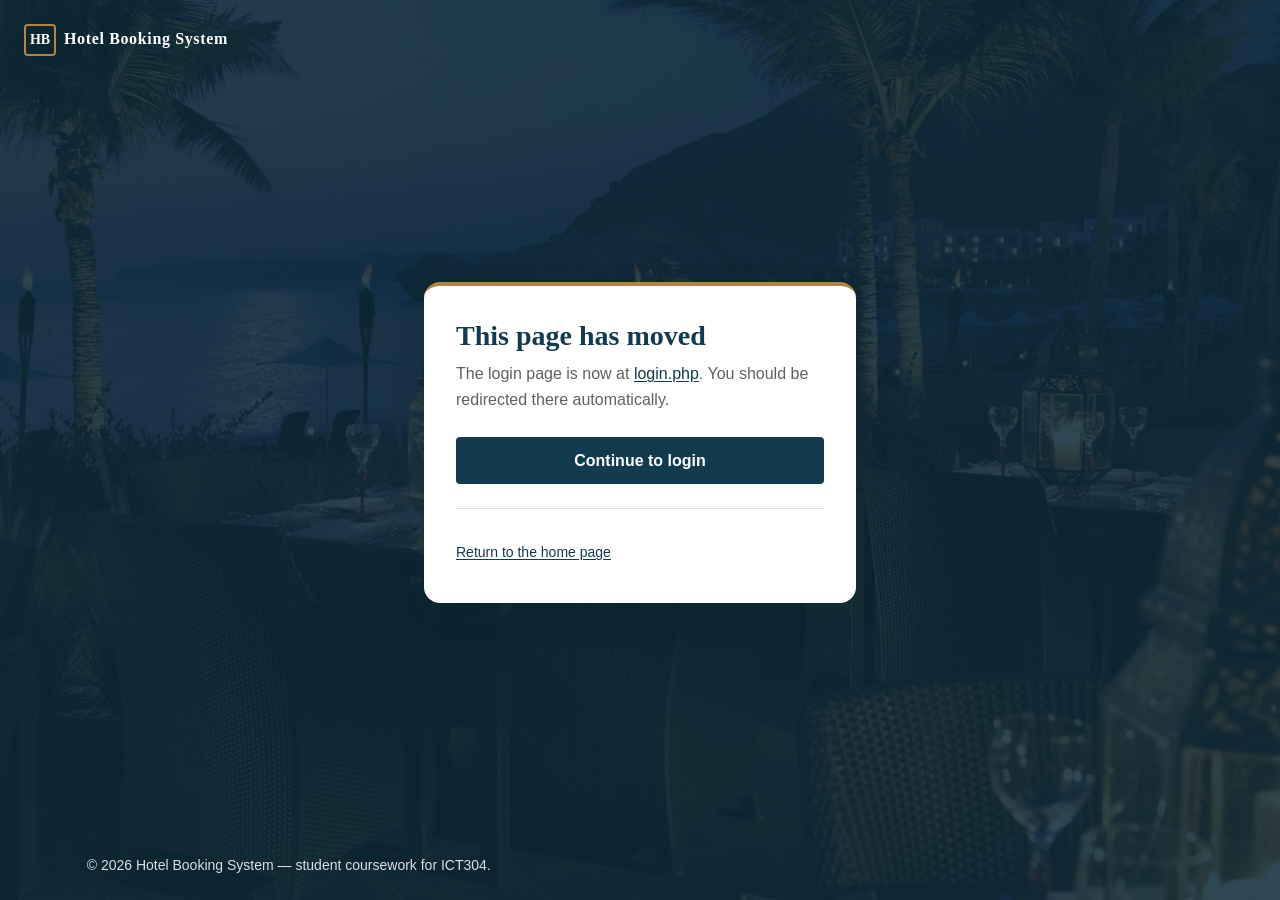
<file: login.html>
<!DOCTYPE html>
<html lang="en-AU">
<head>
    <meta charset="UTF-8">
    <meta name="viewport" content="width=device-width, initial-scale=1.0">

    <!--
        LEGACY PAGE - kept only so old links and bookmarks do not break.

        The login form now lives at login.php. The old form that used to sit
        here has been removed so it cannot be submitted.

        A zero-delay meta refresh is used rather than JavaScript, so the
        redirect still works with scripting disabled. The visible link below
        is the accessible fallback if the refresh is ignored.
    -->
    <meta http-equiv="refresh" content="0; url=login.php">

    <title>Log In - Hotel Booking System</title>
    <link rel="stylesheet" href="theme.css">
    <link rel="stylesheet" href="css.css">
</head>
<body class="auth-page">

<a class="skip-link" href="#main-content">Skip to main content</a>

<header class="auth-header">
    <a class="brand" href="index.html">
        <span class="brand-mark" aria-hidden="true">HB</span>
        <span>Hotel Booking System</span>
    </a>
</header>

<main id="main-content" class="auth-main">
    <div class="auth-card legacy-notice">
        <h1>This page has moved</h1>

        <p>
            The login page is now at <a href="login.php">login.php</a>.
            You should be redirected there automatically.
        </p>

        <a class="btn btn-primary btn-block" href="login.php">Continue to login</a>

        <div class="auth-links">
            <p><a href="index.html">Return to the home page</a></p>
        </div>
    </div>
</main>

<footer class="auth-footer">
    <p>&copy; 2026 Hotel Booking System &mdash; student coursework for ICT304.</p>
</footer>

</body>
</html>
</file>
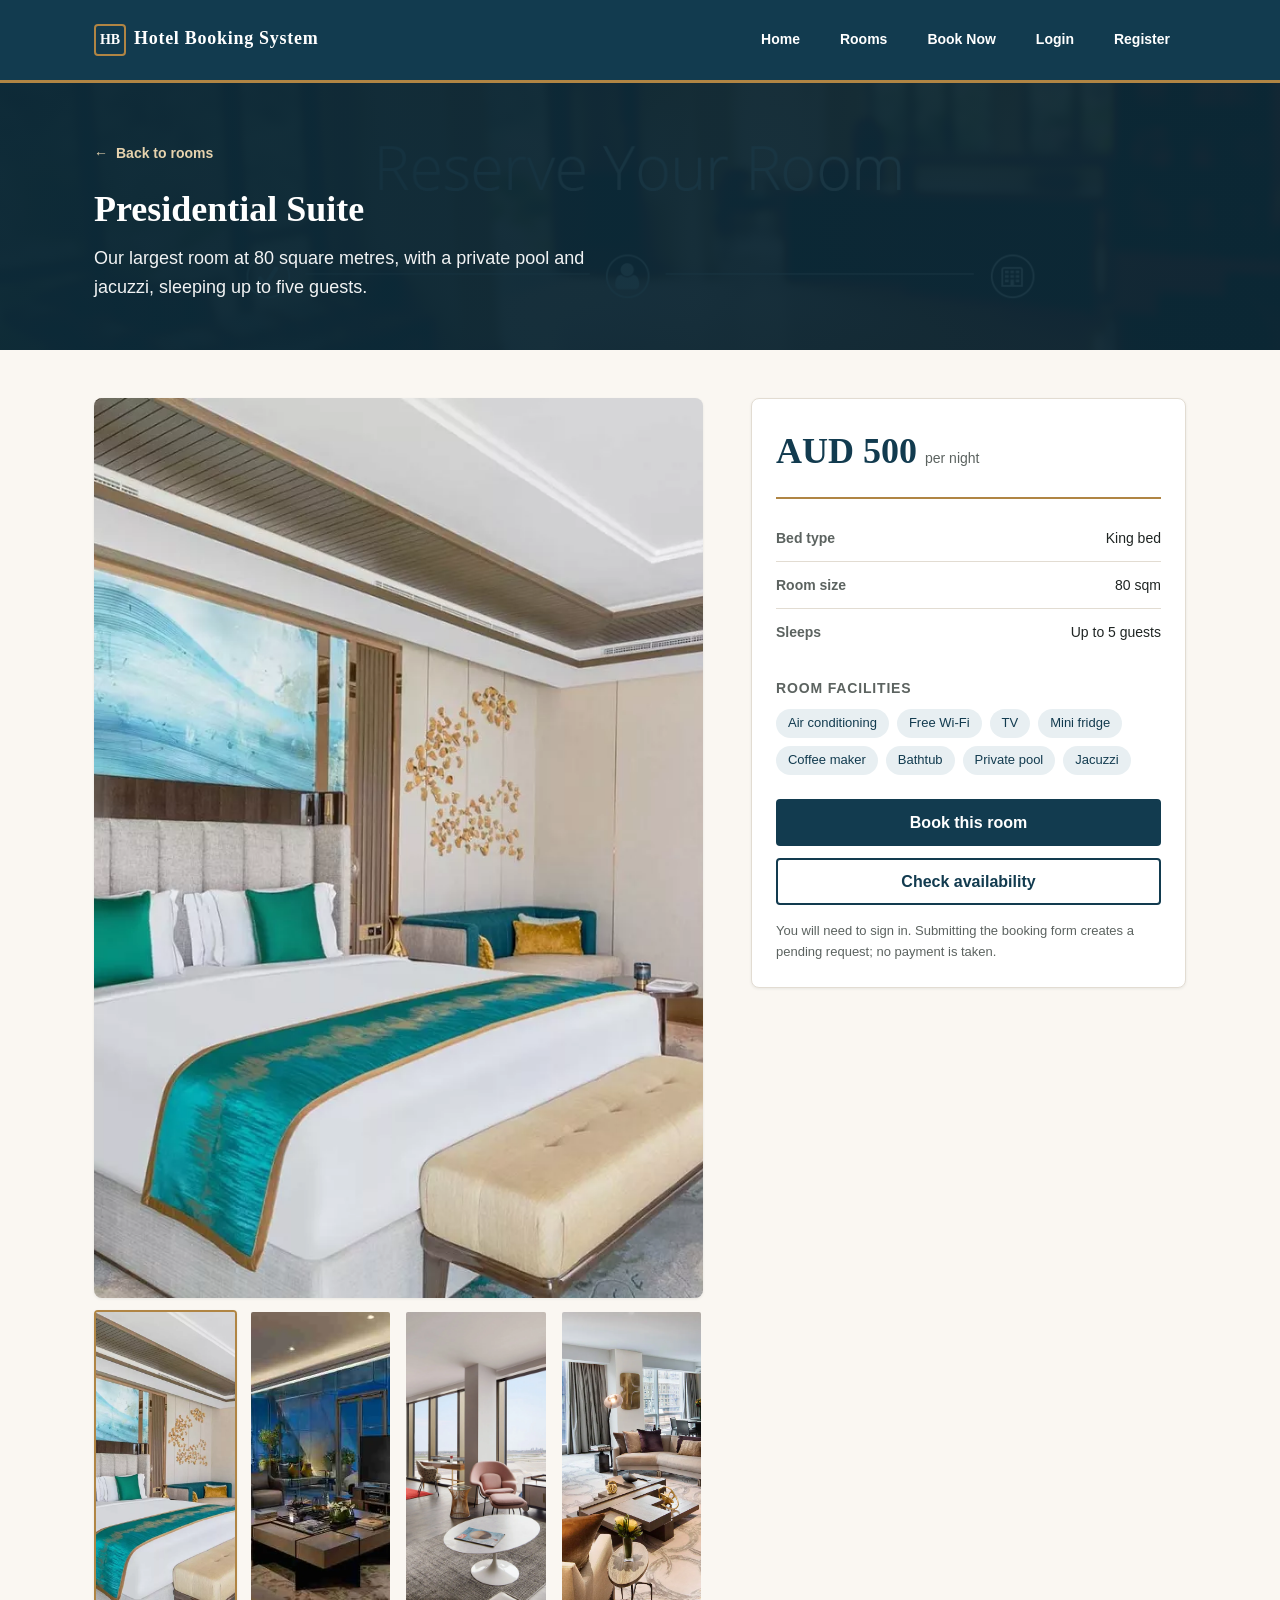
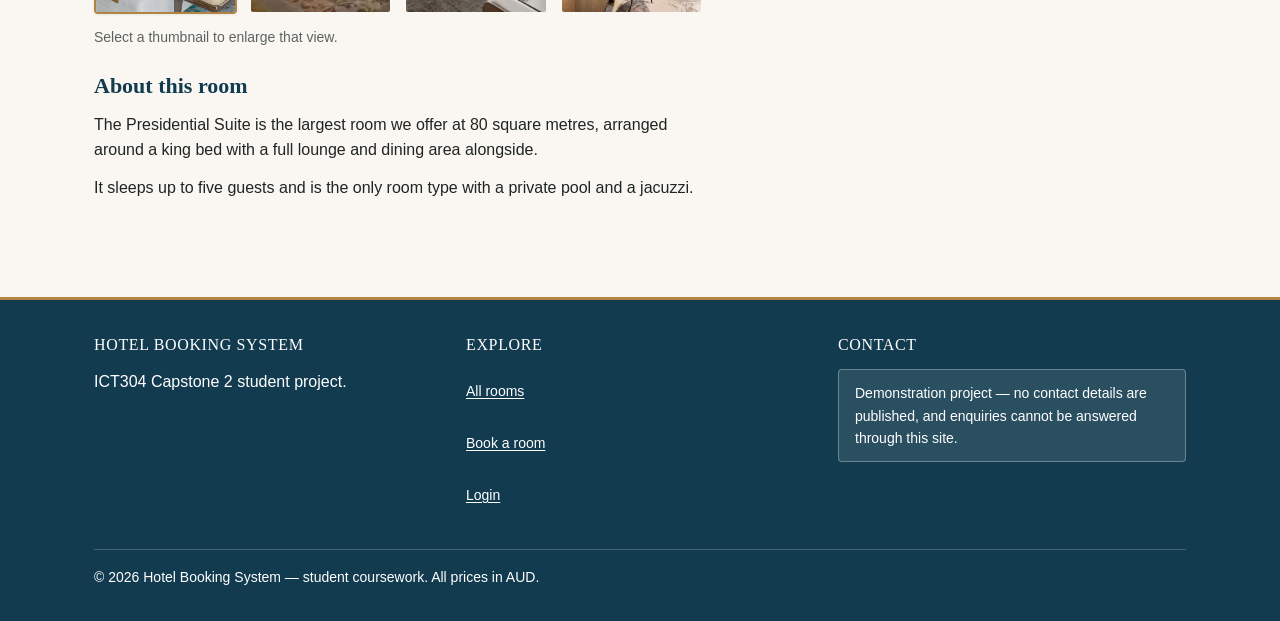
<file: PresidentialSuite.html>
<!DOCTYPE html>
<html lang="en-AU">
<head>
    <meta charset="UTF-8">
    <meta name="viewport" content="width=device-width, initial-scale=1.0">
    <meta name="description" content="Presidential Suite - king bed, 80 sqm, private pool and jacuzzi, AUD 500 per night.">
    <title>Presidential Suite - Hotel Booking System</title>
    <link rel="stylesheet" href="theme.css">
    <link rel="stylesheet" href="room.css">
</head>
<body>

<a class="skip-link" href="#main-content">Skip to main content</a>

<header class="site-header">
    <div class="container site-header-inner">
        <a class="brand" href="index.html">
            <span class="brand-mark" aria-hidden="true">HB</span>
            <span>Hotel Booking System</span>
        </a>

        <nav class="site-nav" aria-label="Main">
            <ul>
                <li><a href="index.html">Home</a></li>
                <li><a href="index.html#rooms">Rooms</a></li>
                <li><a href="booknow.php">Book Now</a></li>
                <li><a href="login.php">Login</a></li>
                <li><a href="register.php">Register</a></li>
            </ul>
        </nav>
    </div>
</header>

<main id="main-content">

    <section class="room-banner" aria-labelledby="room-heading">
        <div class="container">
            <a class="back-link" href="index.html#rooms">
                <span aria-hidden="true">&larr;</span> Back to rooms
            </a>
            <h1 id="room-heading">Presidential Suite</h1>
            <p class="room-banner-lead">
                Our largest room at 80 square metres, with a private pool and
                jacuzzi, sleeping up to five guests.
            </p>
        </div>
    </section>

    <div class="container room-layout">

        <section aria-labelledby="gallery-heading"
                 data-gallery
                 data-room-type="Presidential Suite">

            <h2 id="gallery-heading" class="visually-hidden">Photographs</h2>

            <img class="gallery-main"
                 data-gallery-main
                 src="images/PresidentialSuiteRoom/1.webp"
                 alt="Presidential Suite - king bed with floor-to-ceiling windows."
                 width="1200" height="900">

            <ul class="gallery-thumbs">
                <li>
                    <button type="button" class="gallery-thumb" data-gallery-thumb
                            aria-pressed="true"
                            data-full="images/PresidentialSuiteRoom/1.webp"
                            data-view-label="king bed with floor-to-ceiling windows">
                        <img src="images/PresidentialSuiteRoom/1.webp" alt="" loading="lazy" width="400" height="300">
                        <span class="visually-hidden">Show view 1 of the Presidential Suite</span>
                    </button>
                </li>
                <li>
                    <button type="button" class="gallery-thumb" data-gallery-thumb
                            aria-pressed="false"
                            data-full="images/PresidentialSuiteRoom/2.webp"
                            data-view-label="lounge and dining area">
                        <img src="images/PresidentialSuiteRoom/2.webp" alt="" loading="lazy" width="400" height="300">
                        <span class="visually-hidden">Show view 2 of the Presidential Suite</span>
                    </button>
                </li>
                <li>
                    <button type="button" class="gallery-thumb" data-gallery-thumb
                            aria-pressed="false"
                            data-full="images/PresidentialSuiteRoom/3.webp"
                            data-view-label="private pool">
                        <img src="images/PresidentialSuiteRoom/3.webp" alt="" loading="lazy" width="400" height="300">
                        <span class="visually-hidden">Show view 3 of the Presidential Suite</span>
                    </button>
                </li>
                <li>
                    <button type="button" class="gallery-thumb" data-gallery-thumb
                            aria-pressed="false"
                            data-full="images/PresidentialSuiteRoom/4.webp"
                            data-view-label="bathroom with jacuzzi">
                        <img src="images/PresidentialSuiteRoom/4.webp" alt="" loading="lazy" width="400" height="300">
                        <span class="visually-hidden">Show view 4 of the Presidential Suite</span>
                    </button>
                </li>
            </ul>

            <p class="gallery-hint">Select a thumbnail to enlarge that view.</p>

            <div class="room-description">
                <h2>About this room</h2>
                <p>
                    The Presidential Suite is the largest room we offer at 80
                    square metres, arranged around a king bed with a full
                    lounge and dining area alongside.
                </p>
                <p>
                    It sleeps up to five guests and is the only room type with
                    a private pool and a jacuzzi.
                </p>
            </div>
        </section>

        <aside class="room-summary" aria-labelledby="summary-heading">
            <h2 id="summary-heading" class="visually-hidden">Room details and booking</h2>

            <p class="room-price">
                <span class="room-price-amount">AUD 500</span>
                <span class="room-price-unit">per night</span>
            </p>

            <ul class="room-facts">
                <li><span class="fact-label">Bed type</span> <span class="fact-value">King bed</span></li>
                <li><span class="fact-label">Room size</span> <span class="fact-value">80 sqm</span></li>
                <li><span class="fact-label">Sleeps</span> <span class="fact-value">Up to 5 guests</span></li>
            </ul>

            <h3 class="facilities-heading">Room facilities</h3>
            <ul class="facilities">
                <li>Air conditioning</li>
                <li>Free Wi-Fi</li>
                <li>TV</li>
                <li>Mini fridge</li>
                <li>Coffee maker</li>
                <li>Bathtub</li>
                <li>Private pool</li>
                <li>Jacuzzi</li>
            </ul>

            <div class="room-actions">
                <a class="btn btn-primary" href="booknow.php?room_type=Presidential%20Suite">
                    Book this room
                </a>
                <a class="btn btn-secondary" href="booknow.php?room_type=Presidential%20Suite">
                    Check availability
                </a>
            </div>

            <p class="room-actions-note">
                You will need to sign in. Submitting the booking form creates a
                pending request; no payment is taken.
            </p>
        </aside>

    </div>

</main>

<footer class="site-footer">
    <div class="container">
        <div class="footer-grid">
            <div>
                <p class="footer-heading">Hotel Booking System</p>
                <p class="footer-list">ICT304 Capstone 2 student project.</p>
            </div>
            <div>
                <p class="footer-heading">Explore</p>
                <ul class="footer-list">
                    <li><a href="index.html#rooms">All rooms</a></li>
                    <li><a href="booknow.php">Book a room</a></li>
                    <li><a href="login.php">Login</a></li>
                </ul>
            </div>
            <div>
                <p class="footer-heading">Contact</p>
                <p class="demo-notice">
                    Demonstration project &mdash; no contact details are
                    published, and enquiries cannot be answered through this site.
                </p>
            </div>
        </div>
        <p class="footer-bottom">
            &copy; 2026 Hotel Booking System &mdash; student coursework. All prices in AUD.
        </p>
    </div>
</footer>

<script src="room.js"></script>
</body>
</html>
</file>
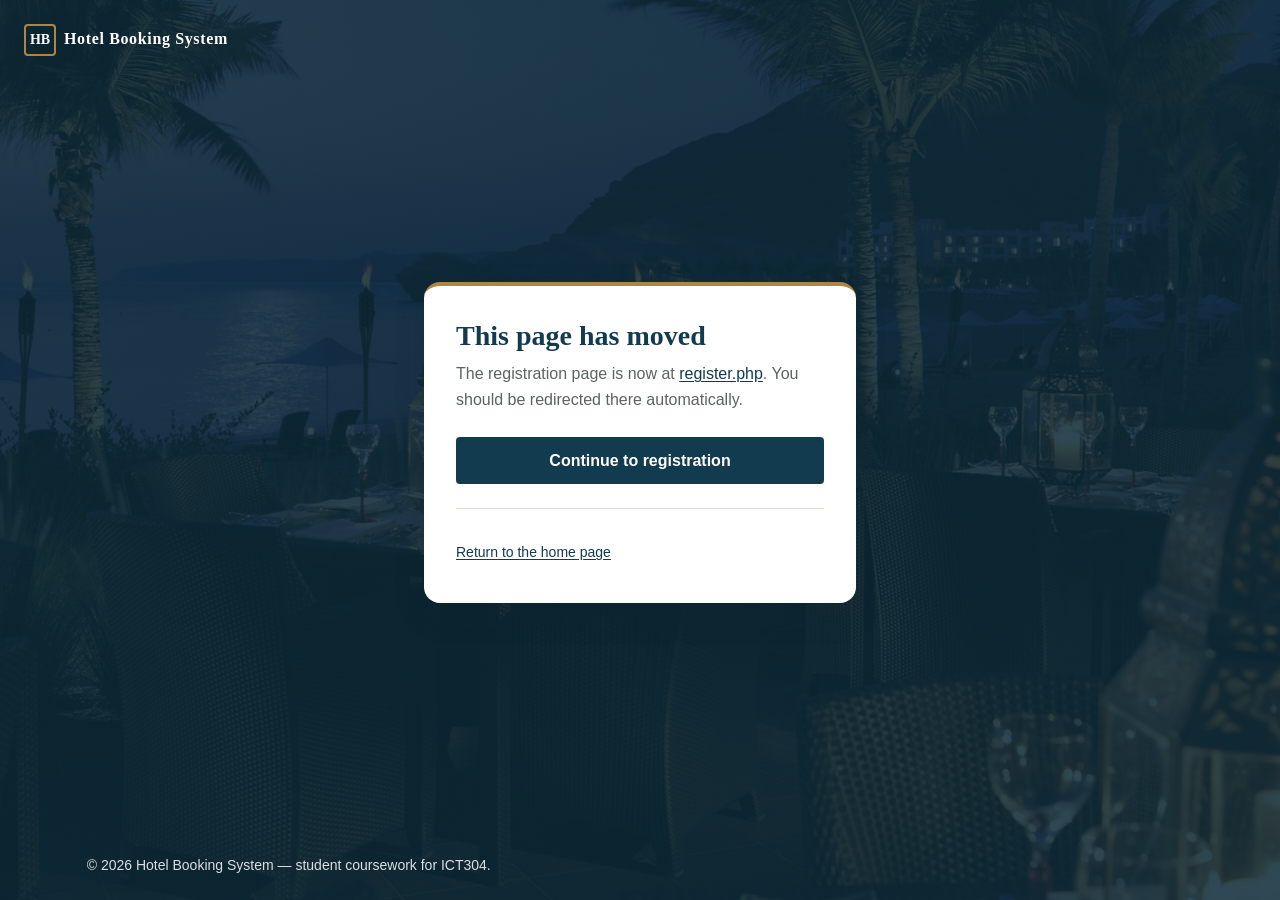
<file: register.html>
<!DOCTYPE html>
<html lang="en-AU">
<head>
    <meta charset="UTF-8">
    <meta name="viewport" content="width=device-width, initial-scale=1.0">

    <!--
        LEGACY PAGE - kept only so old links and bookmarks do not break.

        The registration form now lives at register.php. The old form that used
        to sit here has been removed so it cannot be submitted.

        A zero-delay meta refresh is used rather than JavaScript, so the
        redirect still works with scripting disabled. The visible link below
        is the accessible fallback if the refresh is ignored.
    -->
    <meta http-equiv="refresh" content="0; url=register.php">

    <title>Create an Account - Hotel Booking System</title>
    <link rel="stylesheet" href="theme.css">
    <link rel="stylesheet" href="css.css">
</head>
<body class="auth-page">

<a class="skip-link" href="#main-content">Skip to main content</a>

<header class="auth-header">
    <a class="brand" href="index.html">
        <span class="brand-mark" aria-hidden="true">HB</span>
        <span>Hotel Booking System</span>
    </a>
</header>

<main id="main-content" class="auth-main">
    <div class="auth-card legacy-notice">
        <h1>This page has moved</h1>

        <p>
            The registration page is now at
            <a href="register.php">register.php</a>.
            You should be redirected there automatically.
        </p>

        <a class="btn btn-primary btn-block" href="register.php">Continue to registration</a>

        <div class="auth-links">
            <p><a href="index.html">Return to the home page</a></p>
        </div>
    </div>
</main>

<footer class="auth-footer">
    <p>&copy; 2026 Hotel Booking System &mdash; student coursework for ICT304.</p>
</footer>

</body>
</html>
</file>
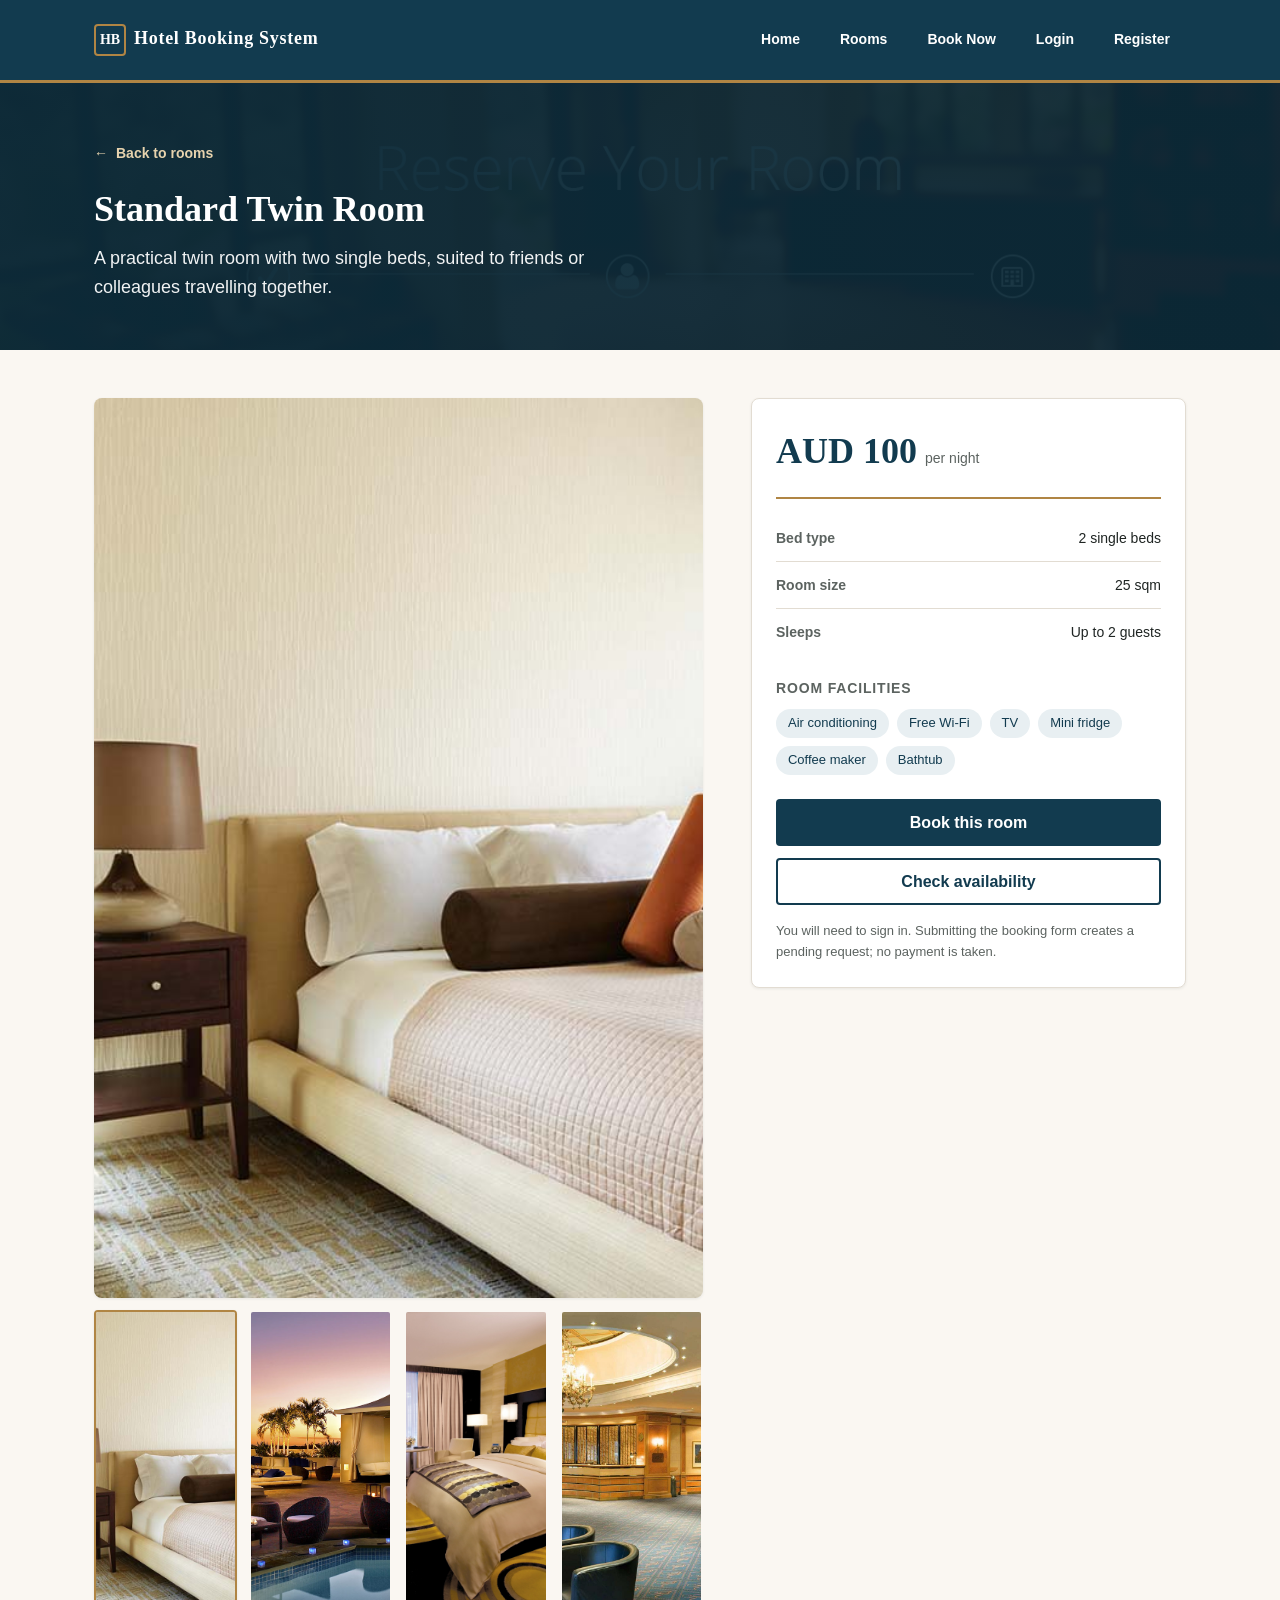
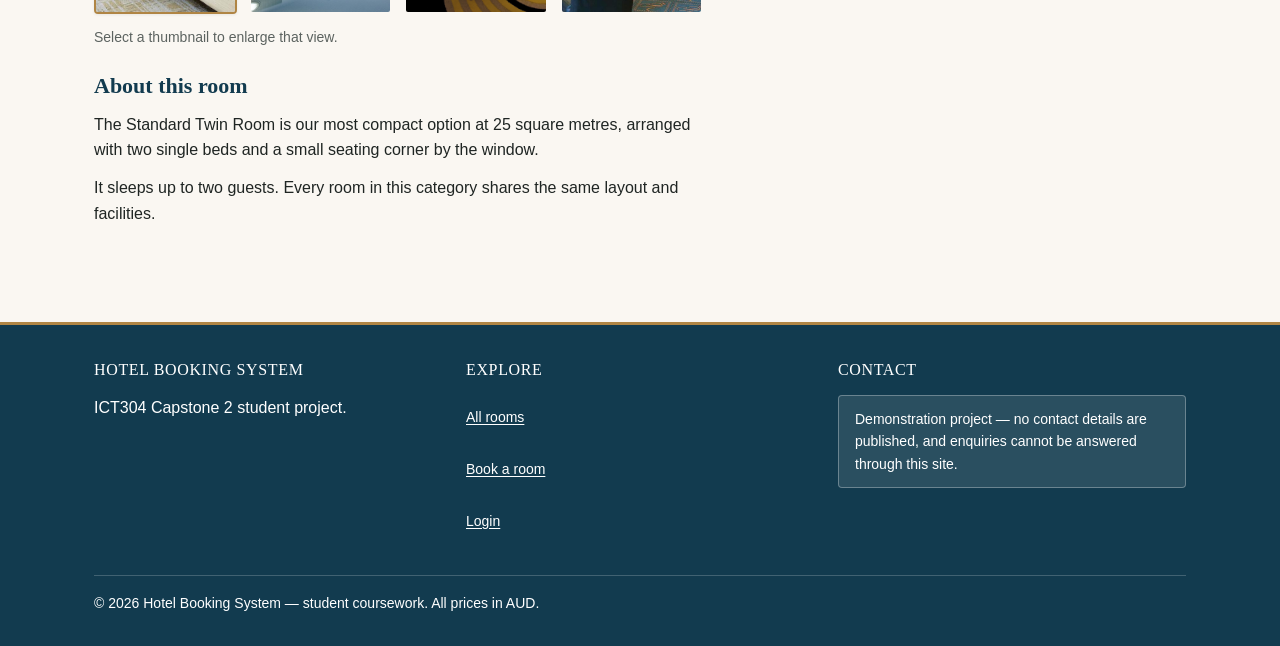
<file: StandardTwinRoom.html>
<!DOCTYPE html>
<html lang="en-AU">
<head>
    <meta charset="UTF-8">
    <meta name="viewport" content="width=device-width, initial-scale=1.0">
    <meta name="description" content="Standard Twin Room - two single beds, 25 sqm, AUD 100 per night.">
    <title>Standard Twin Room - Hotel Booking System</title>
    <link rel="stylesheet" href="theme.css">
    <link rel="stylesheet" href="room.css">
</head>
<body>

<a class="skip-link" href="#main-content">Skip to main content</a>

<header class="site-header">
    <div class="container site-header-inner">
        <a class="brand" href="index.html">
            <span class="brand-mark" aria-hidden="true">HB</span>
            <span>Hotel Booking System</span>
        </a>

        <nav class="site-nav" aria-label="Main">
            <ul>
                <li><a href="index.html">Home</a></li>
                <li><a href="index.html#rooms">Rooms</a></li>
                <li><a href="booknow.php">Book Now</a></li>
                <li><a href="login.php">Login</a></li>
                <li><a href="register.php">Register</a></li>
            </ul>
        </nav>
    </div>
</header>

<main id="main-content">

    <section class="room-banner" aria-labelledby="room-heading">
        <div class="container">
            <a class="back-link" href="index.html#rooms">
                <span aria-hidden="true">&larr;</span> Back to rooms
            </a>
            <h1 id="room-heading">Standard Twin Room</h1>
            <p class="room-banner-lead">
                A practical twin room with two single beds, suited to friends
                or colleagues travelling together.
            </p>
        </div>
    </section>

    <div class="container room-layout">

        <!-- Gallery ---------------------------------------------------- -->
        <section aria-labelledby="gallery-heading"
                 data-gallery
                 data-room-type="Standard Twin Room">

            <h2 id="gallery-heading" class="visually-hidden">Photographs</h2>

            <img class="gallery-main"
                 data-gallery-main
                 src="images/StandardTwinRoom/1.jpg"
                 alt="Standard Twin Room - two single beds seen from the doorway."
                 width="1200" height="900">

            <ul class="gallery-thumbs">
                <li>
                    <button type="button" class="gallery-thumb" data-gallery-thumb
                            aria-pressed="true"
                            data-full="images/StandardTwinRoom/1.jpg"
                            data-view-label="two single beds seen from the doorway">
                        <img src="images/StandardTwinRoom/1.jpg" alt="" loading="lazy" width="400" height="300">
                        <span class="visually-hidden">Show view 1 of the Standard Twin Room</span>
                    </button>
                </li>
                <li>
                    <button type="button" class="gallery-thumb" data-gallery-thumb
                            aria-pressed="false"
                            data-full="images/StandardTwinRoom/2.jpg"
                            data-view-label="beds and bedside lighting">
                        <img src="images/StandardTwinRoom/2.jpg" alt="" loading="lazy" width="400" height="300">
                        <span class="visually-hidden">Show view 2 of the Standard Twin Room</span>
                    </button>
                </li>
                <li>
                    <button type="button" class="gallery-thumb" data-gallery-thumb
                            aria-pressed="false"
                            data-full="images/StandardTwinRoom/3.jpg"
                            data-view-label="seating area and window">
                        <img src="images/StandardTwinRoom/3.jpg" alt="" loading="lazy" width="400" height="300">
                        <span class="visually-hidden">Show view 3 of the Standard Twin Room</span>
                    </button>
                </li>
                <li>
                    <button type="button" class="gallery-thumb" data-gallery-thumb
                            aria-pressed="false"
                            data-full="images/StandardTwinRoom/4.jpg"
                            data-view-label="bathroom">
                        <img src="images/StandardTwinRoom/4.jpg" alt="" loading="lazy" width="400" height="300">
                        <span class="visually-hidden">Show view 4 of the Standard Twin Room</span>
                    </button>
                </li>
            </ul>

            <p class="gallery-hint">Select a thumbnail to enlarge that view.</p>

            <div class="room-description">
                <h2>About this room</h2>
                <p>
                    The Standard Twin Room is our most compact option at 25
                    square metres, arranged with two single beds and a small
                    seating corner by the window.
                </p>
                <p>
                    It sleeps up to two guests. Every room in this category
                    shares the same layout and facilities.
                </p>
            </div>
        </section>

        <!-- Summary ---------------------------------------------------- -->
        <aside class="room-summary" aria-labelledby="summary-heading">
            <h2 id="summary-heading" class="visually-hidden">Room details and booking</h2>

            <p class="room-price">
                <span class="room-price-amount">AUD 100</span>
                <span class="room-price-unit">per night</span>
            </p>

            <ul class="room-facts">
                <li><span class="fact-label">Bed type</span> <span class="fact-value">2 single beds</span></li>
                <li><span class="fact-label">Room size</span> <span class="fact-value">25 sqm</span></li>
                <li><span class="fact-label">Sleeps</span> <span class="fact-value">Up to 2 guests</span></li>
            </ul>

            <h3 class="facilities-heading">Room facilities</h3>
            <ul class="facilities">
                <li>Air conditioning</li>
                <li>Free Wi-Fi</li>
                <li>TV</li>
                <li>Mini fridge</li>
                <li>Coffee maker</li>
                <li>Bathtub</li>
            </ul>

            <div class="room-actions">
                <a class="btn btn-primary" href="booknow.php?room_type=Standard%20Twin%20Room">
                    Book this room
                </a>
                <a class="btn btn-secondary" href="booknow.php?room_type=Standard%20Twin%20Room">
                    Check availability
                </a>
            </div>

            <p class="room-actions-note">
                You will need to sign in. Submitting the booking form creates a
                pending request; no payment is taken.
            </p>
        </aside>

    </div>

</main>

<footer class="site-footer">
    <div class="container">
        <div class="footer-grid">
            <div>
                <p class="footer-heading">Hotel Booking System</p>
                <p class="footer-list">ICT304 Capstone 2 student project.</p>
            </div>
            <div>
                <p class="footer-heading">Explore</p>
                <ul class="footer-list">
                    <li><a href="index.html#rooms">All rooms</a></li>
                    <li><a href="booknow.php">Book a room</a></li>
                    <li><a href="login.php">Login</a></li>
                </ul>
            </div>
            <div>
                <p class="footer-heading">Contact</p>
                <p class="demo-notice">
                    Demonstration project &mdash; no contact details are
                    published, and enquiries cannot be answered through this site.
                </p>
            </div>
        </div>
        <p class="footer-bottom">
            &copy; 2026 Hotel Booking System &mdash; student coursework. All prices in AUD.
        </p>
    </div>
</footer>

<script src="room.js"></script>
</body>
</html>
</file>
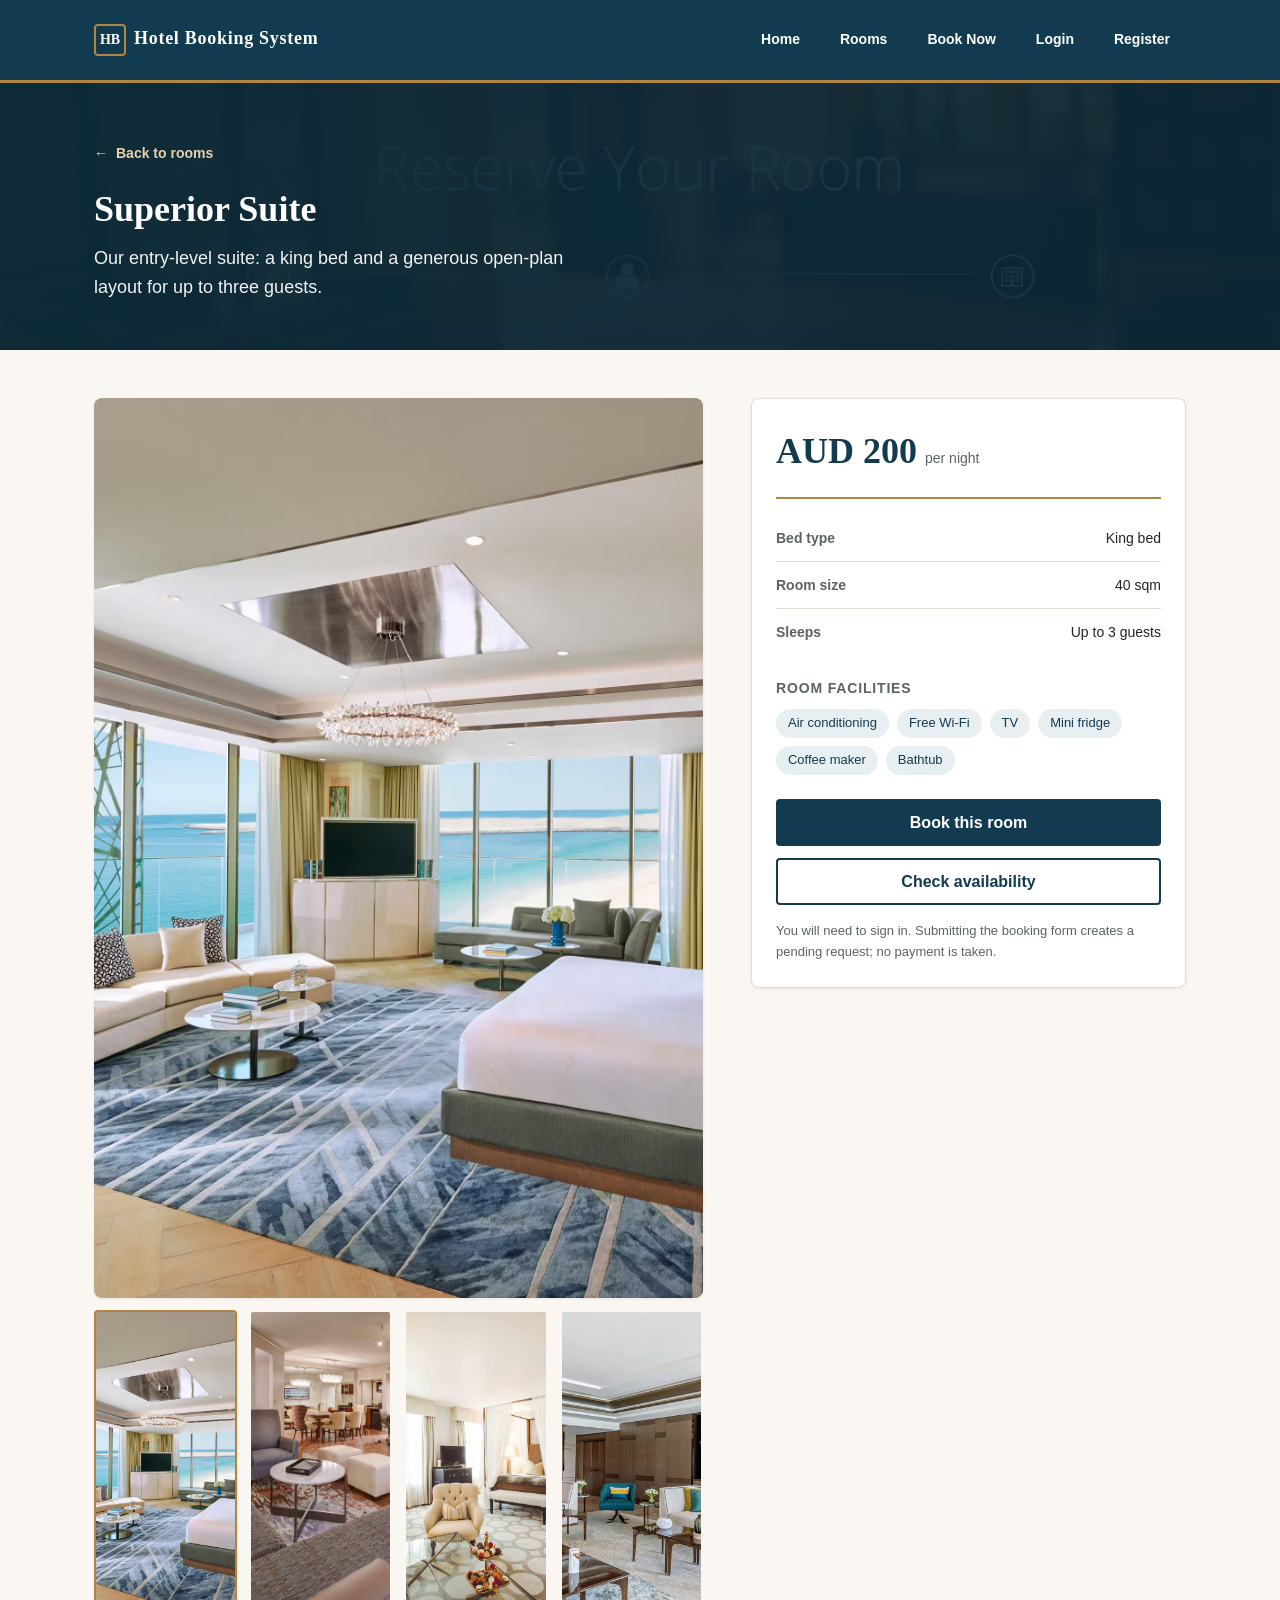
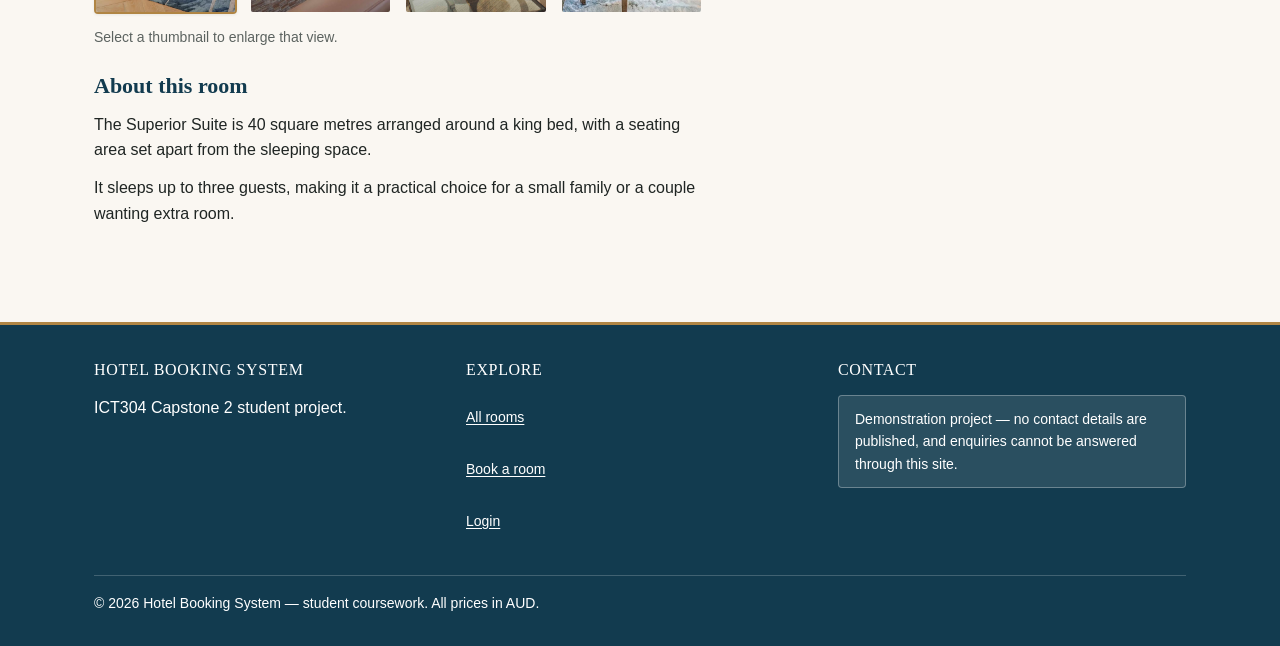
<file: SuperiorSuite.html>
<!DOCTYPE html>
<html lang="en-AU">
<head>
    <meta charset="UTF-8">
    <meta name="viewport" content="width=device-width, initial-scale=1.0">
    <meta name="description" content="Superior Suite - king bed, 40 sqm, AUD 200 per night.">
    <title>Superior Suite - Hotel Booking System</title>
    <link rel="stylesheet" href="theme.css">
    <link rel="stylesheet" href="room.css">
</head>
<body>

<a class="skip-link" href="#main-content">Skip to main content</a>

<header class="site-header">
    <div class="container site-header-inner">
        <a class="brand" href="index.html">
            <span class="brand-mark" aria-hidden="true">HB</span>
            <span>Hotel Booking System</span>
        </a>

        <nav class="site-nav" aria-label="Main">
            <ul>
                <li><a href="index.html">Home</a></li>
                <li><a href="index.html#rooms">Rooms</a></li>
                <li><a href="booknow.php">Book Now</a></li>
                <li><a href="login.php">Login</a></li>
                <li><a href="register.php">Register</a></li>
            </ul>
        </nav>
    </div>
</header>

<main id="main-content">

    <section class="room-banner" aria-labelledby="room-heading">
        <div class="container">
            <a class="back-link" href="index.html#rooms">
                <span aria-hidden="true">&larr;</span> Back to rooms
            </a>
            <h1 id="room-heading">Superior Suite</h1>
            <p class="room-banner-lead">
                Our entry-level suite: a king bed and a generous open-plan
                layout for up to three guests.
            </p>
        </div>
    </section>

    <div class="container room-layout">

        <section aria-labelledby="gallery-heading"
                 data-gallery
                 data-room-type="Superior Suite">

            <h2 id="gallery-heading" class="visually-hidden">Photographs</h2>

            <img class="gallery-main"
                 data-gallery-main
                 src="images/SuperiorSuite/1.avif"
                 alt="Superior Suite - king bed in an open-plan room."
                 width="1200" height="900">

            <ul class="gallery-thumbs">
                <li>
                    <button type="button" class="gallery-thumb" data-gallery-thumb
                            aria-pressed="true"
                            data-full="images/SuperiorSuite/1.avif"
                            data-view-label="king bed in an open-plan room">
                        <img src="images/SuperiorSuite/1.avif" alt="" loading="lazy" width="400" height="300">
                        <span class="visually-hidden">Show view 1 of the Superior Suite</span>
                    </button>
                </li>
                <li>
                    <button type="button" class="gallery-thumb" data-gallery-thumb
                            aria-pressed="false"
                            data-full="images/SuperiorSuite/3.jpg"
                            data-view-label="seating area">
                        <img src="images/SuperiorSuite/3.jpg" alt="" loading="lazy" width="400" height="300">
                        <span class="visually-hidden">Show view 2 of the Superior Suite</span>
                    </button>
                </li>
                <li>
                    <button type="button" class="gallery-thumb" data-gallery-thumb
                            aria-pressed="false"
                            data-full="images/SuperiorSuite/7.jpg"
                            data-view-label="view towards the window">
                        <img src="images/SuperiorSuite/7.jpg" alt="" loading="lazy" width="400" height="300">
                        <span class="visually-hidden">Show view 3 of the Superior Suite</span>
                    </button>
                </li>
                <li>
                    <button type="button" class="gallery-thumb" data-gallery-thumb
                            aria-pressed="false"
                            data-full="images/SuperiorSuite/8.webp"
                            data-view-label="bathroom">
                        <img src="images/SuperiorSuite/8.webp" alt="" loading="lazy" width="400" height="300">
                        <span class="visually-hidden">Show view 4 of the Superior Suite</span>
                    </button>
                </li>
            </ul>

            <p class="gallery-hint">Select a thumbnail to enlarge that view.</p>

            <div class="room-description">
                <h2>About this room</h2>
                <p>
                    The Superior Suite is 40 square metres arranged around a
                    king bed, with a seating area set apart from the sleeping
                    space.
                </p>
                <p>
                    It sleeps up to three guests, making it a practical choice
                    for a small family or a couple wanting extra room.
                </p>
            </div>
        </section>

        <aside class="room-summary" aria-labelledby="summary-heading">
            <h2 id="summary-heading" class="visually-hidden">Room details and booking</h2>

            <p class="room-price">
                <span class="room-price-amount">AUD 200</span>
                <span class="room-price-unit">per night</span>
            </p>

            <ul class="room-facts">
                <li><span class="fact-label">Bed type</span> <span class="fact-value">King bed</span></li>
                <li><span class="fact-label">Room size</span> <span class="fact-value">40 sqm</span></li>
                <li><span class="fact-label">Sleeps</span> <span class="fact-value">Up to 3 guests</span></li>
            </ul>

            <h3 class="facilities-heading">Room facilities</h3>
            <ul class="facilities">
                <li>Air conditioning</li>
                <li>Free Wi-Fi</li>
                <li>TV</li>
                <li>Mini fridge</li>
                <li>Coffee maker</li>
                <li>Bathtub</li>
            </ul>

            <div class="room-actions">
                <a class="btn btn-primary" href="booknow.php?room_type=Superior%20Suite">
                    Book this room
                </a>
                <a class="btn btn-secondary" href="booknow.php?room_type=Superior%20Suite">
                    Check availability
                </a>
            </div>

            <p class="room-actions-note">
                You will need to sign in. Submitting the booking form creates a
                pending request; no payment is taken.
            </p>
        </aside>

    </div>

</main>

<footer class="site-footer">
    <div class="container">
        <div class="footer-grid">
            <div>
                <p class="footer-heading">Hotel Booking System</p>
                <p class="footer-list">ICT304 Capstone 2 student project.</p>
            </div>
            <div>
                <p class="footer-heading">Explore</p>
                <ul class="footer-list">
                    <li><a href="index.html#rooms">All rooms</a></li>
                    <li><a href="booknow.php">Book a room</a></li>
                    <li><a href="login.php">Login</a></li>
                </ul>
            </div>
            <div>
                <p class="footer-heading">Contact</p>
                <p class="demo-notice">
                    Demonstration project &mdash; no contact details are
                    published, and enquiries cannot be answered through this site.
                </p>
            </div>
        </div>
        <p class="footer-bottom">
            &copy; 2026 Hotel Booking System &mdash; student coursework. All prices in AUD.
        </p>
    </div>
</footer>

<script src="room.js"></script>
</body>
</html>
</file>
<file: theme.css>
/*
   Hotel Booking System - Shared design system
   ICT304 Capstone 2
   Loaded FIRST on every page, before the page-specific stylesheet. Holds the
   design tokens plus the base and component styles that every page shares
   (skip link, header, footer, buttons, forms, flash messages, tables).
  
   No external fonts, no CDN, no build step. The site works fully offline.
 */

:root {

    /* Colour. Brass (--color-accent) is 3.3:1 on white and is therefore
       DECORATIVE ONLY - borders and rules, never small body text. */
    --color-primary:        #123B4F;
    --color-primary-dark:   #0C2A38;
    --color-primary-soft:   #E8EFF2;

    --color-accent:         #B08544;
    --color-accent-dark:    #8E6A34;

    /* Accent brown dark enough to be read: --color-accent-dark is only 4.34:1
       on --color-surface-alt, under the 4.5:1 AA minimum. This is 5.56:1 and
       is used wherever the accent has to carry words. */
    --color-accent-text:    #7A5A2B;

    --color-bg:             #FAF7F2;
    --color-surface:        #FFFFFF;
    --color-surface-alt:    #F4F0E9;

    --color-text:           #1F2523;
    --color-text-muted:     #5C6360;
    --color-text-inverse:   #FFFFFF;

    --color-border:         #E2DCD2;
    --color-border-strong:  #C9C0B2;

    --color-success:        #1E5F3E;
    --color-success-bg:     #E7F2EB;
    --color-warning:        #8A5B00;
    --color-warning-bg:     #FDF3E0;
    --color-error:          #8C2020;
    --color-error-bg:       #FCEDED;

    --color-focus:          #123B4F;

    /* Typography. System font stacks only - nothing is downloaded. */
    --font-sans: -apple-system, BlinkMacSystemFont, "Segoe UI", Roboto,
                 "Helvetica Neue", Arial, "Noto Sans", sans-serif;
    --font-serif: "Iowan Old Style", "Palatino Linotype", Palatino, Georgia,
                  "Times New Roman", serif;

    --text-xs:   0.8125rem;   /* 13px */
    --text-sm:   0.875rem;    /* 14px */
    --text-base: 1rem;        /* 16px */
    --text-lg:   1.125rem;    /* 18px */
    --text-xl:   1.375rem;    /* 22px */
    --text-2xl:  1.75rem;     /* 28px */
    --text-3xl:  2.25rem;     /* 36px */
    --text-4xl:  3rem;        /* 48px */

    --leading-tight: 1.25;
    --leading-normal: 1.6;

    /* Spacing (4px scale) */
    --space-1: 0.25rem;
    --space-2: 0.5rem;
    --space-3: 0.75rem;
    --space-4: 1rem;
    --space-5: 1.5rem;
    --space-6: 2rem;
    --space-7: 3rem;
    --space-8: 4rem;

    /* Radius */
    --radius-sm:   4px;
    --radius-md:   8px;
    --radius-lg:   16px;
    --radius-pill: 999px;

    /* Shadows */
    --shadow-sm: 0 1px 3px rgba(31, 37, 35, 0.08);
    --shadow-md: 0 4px 14px rgba(31, 37, 35, 0.10);
    --shadow-lg: 0 12px 32px rgba(31, 37, 35, 0.16);

    /* Layout */
    --max-width: 1140px;
    --max-width-narrow: 720px;

    /* Motion */
    --transition: 160ms ease;
}

/* Base */

*,
*::before,
*::after {
    margin: 0;
    padding: 0;
    box-sizing: border-box;
}

html {
    scroll-behavior: smooth;
}

body {
    font-family: var(--font-sans);
    font-size: var(--text-base);
    line-height: var(--leading-normal);
    color: var(--color-text);
    background-color: var(--color-bg);
    -webkit-font-smoothing: antialiased;

    /* Lets the browser break inside a long unbroken string (a name, email or
       booking reference) only when there is no other option. */
    overflow-wrap: break-word;
}

h1, h2, h3, h4 {
    font-family: var(--font-serif);
    line-height: var(--leading-tight);
    font-weight: 600;
    color: var(--color-primary);
}

h1 { font-size: var(--text-3xl); }
h2 { font-size: var(--text-2xl); }
h3 { font-size: var(--text-xl); }

p { max-width: 68ch; }

a {
    color: var(--color-primary);
    text-decoration: underline;
    text-underline-offset: 2px;
}

a:hover { color: var(--color-primary-dark); }

img { max-width: 100%; }

code {
    font-family: ui-monospace, "Cascadia Mono", Consolas, "Courier New", monospace;
    font-size: 0.95em;
    background-color: var(--color-surface-alt);
    padding: 1px 5px;
    border-radius: var(--radius-sm);
}

/* Focus. The native outline is REPLACED with a stronger one, never removed. */
:focus-visible {
    outline: 3px solid var(--color-focus);
    outline-offset: 2px;
    border-radius: var(--radius-sm);
}

/* On dark backgrounds the focus ring switches to white so it stays visible. */
.on-dark :focus-visible,
.site-header :focus-visible,
.site-footer :focus-visible,
.hero :focus-visible {
    outline-color: #FFFFFF;
}

/* Reduced motion */
@media (prefers-reduced-motion: reduce) {
    html { scroll-behavior: auto; }

    *,
    *::before,
    *::after {
        animation-duration: 0.01ms !important;
        animation-iteration-count: 1 !important;
        transition-duration: 0.01ms !important;
    }
}

/* Utilities */

.visually-hidden {
    position: absolute;
    width: 1px;
    height: 1px;
    padding: 0;
    margin: -1px;
    overflow: hidden;

    /* clip is deprecated but kept for older browsers; clip-path is the
       standard replacement. Both are listed because this rule is what keeps
       screen-reader-only text off screen. */
    clip: rect(0, 0, 0, 0);
    clip-path: inset(50%);

    white-space: nowrap;
    border: 0;
}

.skip-link {
    position: absolute;
    left: -9999px;
    top: 0;
    z-index: 200;
    background-color: var(--color-surface);
    color: var(--color-primary);
    padding: var(--space-3) var(--space-5);
    font-weight: 700;
    text-decoration: none;
    box-shadow: var(--shadow-md);
}

.skip-link:focus {
    left: var(--space-2);
    top: var(--space-2);
}

.container {
    width: 100%;
    max-width: var(--max-width);
    margin-inline: auto;
    padding-inline: var(--space-5);
}

.container-narrow {
    width: 100%;
    max-width: var(--max-width-narrow);
    margin-inline: auto;
    padding-inline: var(--space-5);
}

/* Site header */

.site-header {
    background-color: var(--color-primary);
    color: var(--color-text-inverse);
    border-bottom: 3px solid var(--color-accent);
}

.site-header-inner {
    display: flex;
    flex-wrap: wrap;
    align-items: center;
    justify-content: space-between;
    gap: var(--space-4);
    padding-block: var(--space-4);
}

/* Wordmark */
.brand {
    display: inline-flex;
    align-items: baseline;
    gap: var(--space-2);
    font-family: var(--font-serif);
    font-size: var(--text-lg);
    font-weight: 600;
    letter-spacing: 0.04em;
    color: var(--color-text-inverse);
    text-decoration: none;
}

.brand-mark {
    display: inline-grid;
    place-items: center;
    width: 2rem;
    height: 2rem;
    border: 2px solid var(--color-accent);
    border-radius: var(--radius-sm);
    font-size: var(--text-sm);
    font-weight: 700;
    letter-spacing: 0;
    flex-shrink: 0;
}

.brand:hover { color: var(--color-text-inverse); }

.site-nav ul {
    list-style: none;
    display: flex;
    flex-wrap: wrap;
    align-items: center;
    gap: var(--space-2);
}

.site-nav a {
    display: inline-block;
    color: var(--color-text-inverse);
    text-decoration: none;
    font-weight: 600;
    font-size: var(--text-sm);
    /* Comfortable pointer target */
    padding: var(--space-3) var(--space-4);
    border-radius: var(--radius-sm);
    border-bottom: 2px solid transparent;
}

.site-nav a:hover,
.site-nav a:focus {
    color: var(--color-text-inverse);
    background-color: rgba(255, 255, 255, 0.12);
    border-bottom-color: var(--color-accent);
}

.site-nav a[aria-current="page"] {
    border-bottom-color: var(--color-accent);
}

.site-nav form { display: inline; }

/* Buttons */

/* Base button.
   The selector is deliberately just ".btn". An earlier version also listed
   "button.btn", which has higher specificity (element + class) than the
   variant rules below (class only). The result was that on a
   <button class="btn btn-secondary"> the base rule's transparent border beat
   .btn-secondary's border-colour, so those buttons rendered with no visible
   outline - while the same variant on an <a> looked correct. ".btn" alone
   still overrides the browser's default button styling. */
.btn {
    display: inline-flex;
    align-items: center;
    justify-content: center;
    gap: var(--space-2);
    /* Minimum comfortable pointer target */
    min-height: 44px;
    padding: var(--space-3) var(--space-5);
    border: 2px solid transparent;
    border-radius: var(--radius-sm);
    font-family: inherit;
    font-size: var(--text-base);
    font-weight: 600;
    line-height: 1.2;
    text-align: center;
    text-decoration: none;
    cursor: pointer;
    transition: background-color var(--transition), border-color var(--transition);
}

.btn-primary {
    background-color: var(--color-primary);
    color: var(--color-text-inverse);
}

.btn-primary:hover {
    background-color: var(--color-primary-dark);
    color: var(--color-text-inverse);
}

.btn-secondary {
    background-color: transparent;
    color: var(--color-primary);
    border-color: var(--color-primary);
}

.btn-secondary:hover {
    background-color: var(--color-primary-soft);
    color: var(--color-primary-dark);
}

/* For use on dark or photographic backgrounds */
.btn-on-dark {
    background-color: var(--color-surface);
    color: var(--color-primary);
    border-color: var(--color-surface);
}

.btn-on-dark:hover {
    background-color: var(--color-surface-alt);
    color: var(--color-primary-dark);
}

.btn-ghost-on-dark {
    background-color: transparent;
    color: var(--color-text-inverse);
    border-color: rgba(255, 255, 255, 0.75);
}

.btn-ghost-on-dark:hover {
    background-color: rgba(255, 255, 255, 0.15);
    color: var(--color-text-inverse);
}

.btn-block { width: 100%; }

.btn-sm {
    min-height: 38px;
    padding: var(--space-2) var(--space-4);
    font-size: var(--text-sm);
}

/* Forms */

.field {
    margin-bottom: var(--space-5);
}

/* Visible, always-present labels. Placeholders are never used as labels. */
.field label {
    display: block;
    font-weight: 600;
    font-size: var(--text-sm);
    margin-bottom: var(--space-2);
}

.field input,
.field select,
.field textarea {
    width: 100%;
    min-height: 44px;
    padding: var(--space-3);
    font-family: inherit;
    font-size: var(--text-base);
    color: var(--color-text);
    background-color: var(--color-surface);
    border: 1px solid var(--color-border-strong);
    border-radius: var(--radius-sm);
}

.field input:focus,
.field select:focus {
    border-color: var(--color-primary);
}

/* Invalid state is signalled by border AND text AND aria-invalid -
   never by colour alone. */
.field input[aria-invalid="true"],
.field select[aria-invalid="true"] {
    border: 2px solid var(--color-error);
}

.field-hint {
    margin-top: var(--space-2);
    font-size: var(--text-sm);
    color: var(--color-text-muted);
}

.field-error {
    margin-top: var(--space-2);
    font-size: var(--text-sm);
    font-weight: 600;
    color: var(--color-error);
}

/* Flash / status messages */

.flash {
    padding: var(--space-3) var(--space-4);
    border-radius: var(--radius-sm);
    border-left: 4px solid;
    margin-bottom: var(--space-5);
    font-weight: 600;
}

.flash-success {
    background-color: var(--color-success-bg);
    border-left-color: var(--color-success);
    color: var(--color-success);
}

.flash-error {
    background-color: var(--color-error-bg);
    border-left-color: var(--color-error);
    color: var(--color-error);
}

.notice {
    background-color: var(--color-warning-bg);
    border-left: 4px solid var(--color-warning);
    border-radius: var(--radius-sm);
    padding: var(--space-3) var(--space-4);
    color: var(--color-text);
}

/* Panels / cards */

.panel {
    background-color: var(--color-surface);
    border: 1px solid var(--color-border);
    border-radius: var(--radius-md);
    padding: var(--space-5);
    margin-bottom: var(--space-5);
    box-shadow: var(--shadow-sm);
}

.panel h2 {
    font-size: var(--text-xl);
    margin-bottom: var(--space-4);
}

/*
   Status badges
   Each badge carries its own text label, so colour is never the only cue.
 */

.status {
    display: inline-block;
    padding: 2px var(--space-3);
    border-radius: var(--radius-pill);
    border: 1px solid;
    font-size: var(--text-xs);
    font-weight: 700;
    white-space: nowrap;
}

.status-pending {
    background-color: var(--color-warning-bg);
    border-color: var(--color-warning);
    color: var(--color-warning);
}

.status-confirmed {
    background-color: var(--color-success-bg);
    border-color: var(--color-success);
    color: var(--color-success);
}

.status-cancelled {
    background-color: var(--color-error-bg);
    border-color: var(--color-error);
    color: var(--color-error);
}

.status-completed {
    background-color: var(--color-primary-soft);
    border-color: var(--color-primary);
    color: var(--color-primary);
}

/* A cancellation request is a PROVISIONAL state - the customer has asked, and
   staff have not answered yet. The dashed border says that without relying on
   hue: every other badge is solid, so this one is distinguishable even to a
   reader who cannot separate the accent brown from the pending amber, and in
   greyscale or a high-contrast mode. The badge text spells the state out in
   full ("Cancellation requested"), so colour is never carrying the meaning. */
.status-cancellation_requested {
    background-color: var(--color-surface-alt);
    border-color: var(--color-accent-dark);
    border-style: dashed;

    /* Text uses the darker accent: this label is 13px bold, which WCAG counts
       as normal-size text, so it needs 4.5:1 rather than 3:1. The border can
       stay on the lighter shade - a border is not text. */
    color: var(--color-accent-text);

    /* Badges are nowrap by default, which is right for one-word statuses. This
       label is two words and, held on a single line, forced the Status column
       to 190px on BOTH dashboards - enough to push the Actions column off the
       side of the table. Allowed to wrap onto two lines it costs ~110px
       instead. The full wording is still shown; only the line break changes.

       overflow-wrap is reset to normal deliberately. The body rule sets
       break-word so that long booking references cannot burst out of a narrow
       cell, but inherited here it split the label as "Cancellatio / n
       requested". This box must break between the two WORDS or not at all, so
       max-width is set wide enough to hold the longest single word. */
    white-space: normal;
    overflow-wrap: normal;
    word-break: normal;
    max-width: 8rem;
    line-height: 1.25;
}

/* Fallback for a status value the application does not have a label for.
   Deliberately neutral: a status that has been added to the database but not
   to booking-status.php shows as "Unknown" rather than leaking a raw column
   value or silently rendering an unstyled badge. */
.status-unknown {
    background-color: var(--color-surface-alt);
    border-color: var(--color-border-strong);
    color: var(--color-text-muted);
}

/* Short explanatory line under a status badge, e.g. telling a customer their
   cancellation request is still being reviewed. Sits beneath the badge rather
   than beside it so it never widens the Status column. */
.status-note {
    display: block;
    margin-top: var(--space-2);
    max-width: 22ch;
    font-size: var(--text-xs);
    line-height: 1.35;
    color: var(--color-text-muted);
}

/* Site footer */

.site-footer {
    background-color: var(--color-primary);
    color: var(--color-text-inverse);
    border-top: 3px solid var(--color-accent);
    padding-block: var(--space-6);
    margin-top: var(--space-7);
}

.site-footer a {
    color: var(--color-text-inverse);
}

.site-footer p { max-width: none; }

.footer-grid {
    display: grid;
    grid-template-columns: repeat(auto-fit, minmax(240px, 1fr));
    gap: var(--space-5);
}

.footer-heading {
    font-family: var(--font-serif);
    font-size: var(--text-base);
    letter-spacing: 0.04em;
    text-transform: uppercase;
    color: var(--color-text-inverse);
    margin-bottom: var(--space-3);
}

.footer-list {
    list-style: none;
}

.footer-list li {
    margin-bottom: var(--space-2);
    font-size: var(--text-sm);
}

/* Footer links were only about 19px tall, which is an awkward tap target on a
   phone. These are standalone navigation links rather than links inside a
   sentence, so they are given the same comfortable 44px height used for
   buttons elsewhere. The footer's layout and wrapping are unaffected. */
.footer-list a {
    display: inline-flex;
    align-items: center;
    min-height: 44px;
}

.footer-bottom {
    margin-top: var(--space-5);
    padding-top: var(--space-4);
    border-top: 1px solid rgba(255, 255, 255, 0.2);
    font-size: var(--text-sm);
}

/* A clearly-labelled statement that this is coursework, not a real hotel. */
.demo-notice {
    background-color: rgba(255, 255, 255, 0.1);
    border: 1px solid rgba(255, 255, 255, 0.3);
    border-radius: var(--radius-sm);
    padding: var(--space-3) var(--space-4);
    font-size: var(--text-sm);
}

/* Responsive */

@media (max-width: 900px) {
    :root {
        --text-3xl: 1.875rem;
        --text-4xl: 2.25rem;
    }
}

@media (max-width: 700px) {
    .site-header-inner {
        flex-direction: column;
        align-items: flex-start;
        gap: var(--space-3);
    }

    .site-nav ul {
        gap: var(--space-1);
    }

    .container,
    .container-narrow {
        padding-inline: var(--space-4);
    }
}
</file>
<file: index.css>
/*
   Hotel Booking System - Homepage
   ICT304 Capstone 2
   Loaded AFTER theme.css, which supplies the tokens, base styles, header,
   footer, buttons and utilities used here.
  
   Note: the previous version of this file contained a global
   `img { width:100%; height:70% }` rule that resized every image on every
   page. It has been removed; image sizing is now scoped to the components
   that need it.
 */

/* Hero */

.hero {
    position: relative;
    isolation: isolate;
    display: flex;
    align-items: center;
    min-height: 30rem;
    /* Never taller than most of the viewport, so the rooms below stay
       discoverable on short screens. */
    max-height: 80vh;
    padding-block: var(--space-8);
    background-color: var(--color-primary-dark);
    /* Static hero image. This replaced a background <video>, which rendered
       noticeably blurry and played back with visible lag. home_bg.jpg is
       sharper and far lighter than the 4.7 MB clip it replaced. */
    background-image: url('images/home_bg.jpg');
    background-size: cover;
    background-position: center;
    color: var(--color-text-inverse);
    overflow: hidden;
}

/* Gradient scrim: keeps the headline and buttons legible over the image. */
.hero-overlay {
    position: absolute;
    inset: 0;
    z-index: -1;
    background: linear-gradient(
        100deg,
        rgba(12, 42, 56, 0.88) 0%,
        rgba(12, 42, 56, 0.72) 45%,
        rgba(12, 42, 56, 0.45) 100%
    );
}

.hero-content {
    position: relative;
}

.hero-eyebrow {
    font-size: var(--text-sm);
    font-weight: 600;
    letter-spacing: 0.12em;
    text-transform: uppercase;
    color: #E7D3AE;              /* light brass - 8.9:1 on the scrim */
    margin-bottom: var(--space-3);
}

.hero h1 {
    font-size: var(--text-4xl);
    color: var(--color-text-inverse);
    max-width: 16ch;
    margin-bottom: var(--space-4);
}

.hero-lead {
    font-size: var(--text-lg);
    max-width: 46ch;
    margin-bottom: var(--space-6);
    color: rgba(255, 255, 255, 0.94);
}

.hero-actions {
    display: flex;
    flex-wrap: wrap;
    gap: var(--space-3);
}

/* Sections */

.section {
    padding-block: var(--space-8);
}

.section-alt {
    background-color: var(--color-surface-alt);
    border-block: 1px solid var(--color-border);
}

.section-head {
    margin-bottom: var(--space-6);
}

.section-head h2 {
    margin-bottom: var(--space-3);
}

/* Brass rule under each section heading */
.section-head h2::after {
    content: '';
    display: block;
    width: 3rem;
    height: 3px;
    margin-top: var(--space-3);
    background-color: var(--color-accent);
}

.section-lead {
    color: var(--color-text-muted);
    font-size: var(--text-lg);
}

.section-note {
    margin-top: var(--space-6);
    color: var(--color-text-muted);
    font-size: var(--text-sm);
}

.container-prose > * + * {
    margin-top: var(--space-4);
}

.container-prose {
    max-width: var(--max-width-narrow);
    margin-inline: auto;
}

/*
   Room grid
   3 columns on large screens, 2 on tablets, 1 on phones.
   Nothing is hidden until hover: names, prices and links are always visible.
 */

.room-grid {
    list-style: none;
    display: grid;
    grid-template-columns: repeat(3, 1fr);
    gap: var(--space-5);
}

.room-card {
    display: flex;
    flex-direction: column;
    background-color: var(--color-surface);
    border: 1px solid var(--color-border);
    border-radius: var(--radius-md);
    overflow: hidden;
    box-shadow: var(--shadow-sm);
    transition: box-shadow var(--transition), transform var(--transition);
}

.room-card:hover {
    box-shadow: var(--shadow-md);
    transform: translateY(-2px);
}

/* The card lifts on hover as a nicety only. Because the whole card is not a
   link, focus styling lives on the button inside it, which is reachable by
   keyboard in the normal tab order. */
.room-card:focus-within {
    box-shadow: var(--shadow-md);
}

.room-card-image {
    display: block;
    width: 100%;
    height: 14rem;
    object-fit: cover;
    background-color: var(--color-surface-alt);
}

.room-card-body {
    display: flex;
    flex-direction: column;
    flex: 1;
    padding: var(--space-5);
}

.room-card-title {
    font-size: var(--text-xl);
    margin-bottom: var(--space-2);
}

.room-card-meta {
    color: var(--color-text-muted);
    font-size: var(--text-sm);
    margin-bottom: var(--space-3);
}

.room-card-price {
    margin-bottom: var(--space-5);
    color: var(--color-text-muted);
    font-size: var(--text-sm);
}

.price {
    font-family: var(--font-serif);
    font-size: var(--text-xl);
    font-weight: 600;
    color: var(--color-text);
}

/* Push the button to the bottom so all cards align regardless of text length */
.room-card-body .btn {
    margin-top: auto;
}

/* How booking works */

.step-list {
    list-style: none;
    display: grid;
    grid-template-columns: repeat(4, 1fr);
    gap: var(--space-5);
    counter-reset: step;
}

.step {
    background-color: var(--color-surface);
    border: 1px solid var(--color-border);
    border-radius: var(--radius-md);
    padding: var(--space-5);
}

.step-number {
    display: inline-grid;
    place-items: center;
    width: 2.5rem;
    height: 2.5rem;
    margin-bottom: var(--space-3);
    border-radius: var(--radius-pill);
    background-color: var(--color-primary);
    color: var(--color-text-inverse);
    font-family: var(--font-serif);
    font-size: var(--text-lg);
    font-weight: 700;
}

.step h3 {
    font-size: var(--text-lg);
    margin-bottom: var(--space-2);
}

.step p {
    font-size: var(--text-sm);
    color: var(--color-text-muted);
}

/* Responsive */

@media (max-width: 1000px) {
    .step-list {
        grid-template-columns: repeat(2, 1fr);
    }
}

@media (max-width: 900px) {
    /* Tablet: two room columns */
    .room-grid {
        grid-template-columns: repeat(2, 1fr);
    }

    .hero {
        min-height: 26rem;
    }
}

@media (max-width: 640px) {
    /* Phone: single column */
    .room-grid {
        grid-template-columns: 1fr;
    }

    .step-list {
        grid-template-columns: 1fr;
    }

    .hero {
        min-height: 22rem;
        padding-block: var(--space-7);
        /* The 80vh cap is released on small screens. Combined with
           overflow:hidden it could otherwise clip the call-to-action buttons
           for a visitor using an enlarged font size. */
        max-height: none;
    }

    .hero h1 {
        max-width: none;
    }

    .hero-actions .btn {
        flex: 1 1 100%;
    }

    .section {
        padding-block: var(--space-7);
    }

    .room-card-image {
        height: 12rem;
    }
}

/* Reduced motion: no lift animation on the cards. */
@media (prefers-reduced-motion: reduce) {
    .room-card:hover {
        transform: none;
    }
}
</file>
<file: css.css>
/*
   Hotel Booking System - Authentication and simple centred pages
   ICT304 Capstone 2
   Used by login.php, register.php, logout.php and the legacy redirect pages.
   Loaded AFTER theme.css.
  
   Note: this file previously began with an @import of Google Fonts. That has
   been removed - the site must work offline, so only system fonts are used.
 */

.auth-page {
    min-height: 100vh;
    display: flex;
    flex-direction: column;
    background-color: var(--color-primary-dark);
    background-image:
        linear-gradient(
            rgba(12, 42, 56, 0.86),
            rgba(12, 42, 56, 0.86)
        ),
        url('images/home_bg.jpg');
    background-size: cover;
    background-position: center;
    background-attachment: fixed;
}

/* Slim header (wordmark only - no navigation to distract from the task) */

.auth-header {
    padding: var(--space-5) var(--space-5) 0;
}

.auth-header .brand {
    font-size: var(--text-base);
}

/* Card */

.auth-main {
    flex: 1;
    display: flex;
    align-items: center;
    justify-content: center;
    padding: var(--space-6) var(--space-4);
}

.auth-card {
    width: 100%;
    max-width: 27rem;
    background-color: var(--color-surface);
    border-radius: var(--radius-lg);
    border-top: 4px solid var(--color-accent);
    box-shadow: var(--shadow-lg);
    padding: var(--space-6);
}

/* A wider variant for the four-field registration form */
.auth-card-wide {
    max-width: 32rem;
}

.auth-card h1 {
    font-size: var(--text-2xl);
    margin-bottom: var(--space-2);
}

.auth-intro {
    color: var(--color-text-muted);
    font-size: var(--text-sm);
    margin-bottom: var(--space-6);
}

.auth-card form {
    margin-top: var(--space-5);
}

.auth-actions {
    margin-top: var(--space-6);
}

.auth-links {
    margin-top: var(--space-5);
    padding-top: var(--space-5);
    border-top: 1px solid var(--color-border);
    font-size: var(--text-sm);
    color: var(--color-text-muted);
}

.auth-links p + p {
    margin-top: var(--space-2);
}

/* "Log in", "Create one" and "Return to the home page" were only about 19px
   tall - a small tap target on a phone, and these are the only way out of the
   authentication pages. Padding raises them to a comfortable size. */
.auth-links a {
    display: inline-block;
    padding-block: var(--space-2);
}

/* Legacy redirect pages */

.legacy-notice p {
    color: var(--color-text-muted);
}

.legacy-notice p + p {
    margin-top: var(--space-4);
}

.legacy-notice .btn {
    margin-top: var(--space-5);
}

/* Footer */

.auth-footer {
    padding: var(--space-5);
    text-align: center;
    color: rgba(255, 255, 255, 0.85);
    font-size: var(--text-sm);
}

.auth-footer a {
    color: #E7D3AE;
}

/* Responsive */

@media (max-width: 480px) {
    .auth-card {
        padding: var(--space-5) var(--space-4);
        border-radius: var(--radius-md);
    }

    .auth-main {
        padding: var(--space-5) var(--space-3);
    }

    /* A fixed background attachment is expensive and can jitter on mobile. */
    .auth-page {
        background-attachment: scroll;
    }
}
</file>
<file: room.css>
/*
   Hotel Booking System - Room detail pages
   ICT304 Capstone 2
   Loaded AFTER theme.css. Shared by all six room pages.
 */

/* Page banner */

.room-banner {
    position: relative;
    isolation: isolate;
    padding-block: var(--space-7);
    background-color: var(--color-primary-dark);
    background-image: url('images/reserve.jpg');
    background-size: cover;
    background-position: center;
    color: var(--color-text-inverse);
}

/* Scrim over the banner photograph.

   images/reserve.jpg carries its own typography ("Reserve Your Room") and
   stock interface icons. Through the previous gradient - which faded to 0.66
   opacity - that artwork showed through and visually competed with the real
   page heading, so each room page appeared to carry two different headlines.

   The scrim is now heavier and, crucially, does not fade below 0.86, so the
   photograph reads as texture rather than as text. A slight left-to-right
   gradient is kept so the banner still has depth. Colour is unchanged:
   --color-primary-dark (#0C2A38). */
.room-banner::before {
    content: '';
    position: absolute;
    inset: 0;
    z-index: -1;
    background: linear-gradient(
        100deg,
        rgba(12, 42, 56, 0.98) 0%,
        rgba(12, 42, 56, 0.95) 55%,
        rgba(12, 42, 56, 0.93) 100%
    );
}

.room-banner h1 {
    color: var(--color-text-inverse);
    margin-bottom: var(--space-3);
}

.room-banner-lead {
    font-size: var(--text-lg);
    max-width: 52ch;
    color: rgba(255, 255, 255, 0.94);
}

/* Breadcrumb-style back link */
.back-link {
    display: inline-flex;
    align-items: center;
    gap: var(--space-2);
    min-height: 44px;
    margin-bottom: var(--space-3);
    color: #E7D3AE;
    font-size: var(--text-sm);
    font-weight: 600;
    text-decoration: none;
}

.back-link:hover,
.back-link:focus {
    color: var(--color-text-inverse);
    text-decoration: underline;
}

/* Layout */

.room-layout {
    display: grid;
    grid-template-columns: minmax(0, 1.4fr) minmax(0, 1fr);
    gap: var(--space-7);
    padding-block: var(--space-7);
    align-items: start;
}

/* Gallery */

.gallery-main {
    display: block;
    width: 100%;
    aspect-ratio: 4 / 3;
    object-fit: cover;
    border-radius: var(--radius-md);
    background-color: var(--color-surface-alt);
    box-shadow: var(--shadow-sm);
}

.gallery-thumbs {
    list-style: none;
    display: grid;
    grid-template-columns: repeat(4, 1fr);
    gap: var(--space-3);
    margin-top: var(--space-3);
}

/* Each thumbnail is a real <button>, so it is keyboard operable and
   announced correctly. No inline event handlers are used anywhere. */
.gallery-thumb {
    display: block;
    width: 100%;
    padding: 0;
    border: 2px solid transparent;
    border-radius: var(--radius-sm);
    background: none;
    cursor: pointer;
    overflow: hidden;
    transition: border-color var(--transition), opacity var(--transition);
}

.gallery-thumb img {
    display: block;
    width: 100%;
    aspect-ratio: 4 / 3;
    object-fit: cover;
    background-color: var(--color-surface-alt);
}

.gallery-thumb:hover {
    opacity: 0.85;
}

/* Selected state uses a border AND aria-pressed, so it is not conveyed by
   appearance alone. */
.gallery-thumb[aria-pressed="true"] {
    border-color: var(--color-accent);
    box-shadow: var(--shadow-sm);
}

.gallery-hint {
    margin-top: var(--space-3);
    font-size: var(--text-sm);
    color: var(--color-text-muted);
}

/* Room facts panel */

.room-summary {
    background-color: var(--color-surface);
    border: 1px solid var(--color-border);
    border-radius: var(--radius-md);
    padding: var(--space-5);
    box-shadow: var(--shadow-sm);
    position: sticky;
    top: var(--space-5);
}

.room-price {
    display: flex;
    align-items: baseline;
    gap: var(--space-2);
    padding-bottom: var(--space-4);
    margin-bottom: var(--space-4);
    border-bottom: 2px solid var(--color-accent);
}

.room-price-amount {
    font-family: var(--font-serif);
    font-size: var(--text-3xl);
    font-weight: 600;
    color: var(--color-primary);
}

.room-price-unit {
    color: var(--color-text-muted);
    font-size: var(--text-sm);
}

.room-facts {
    list-style: none;
    margin-bottom: var(--space-5);
}

.room-facts > li {
    display: flex;
    justify-content: space-between;
    gap: var(--space-4);
    padding-block: var(--space-3);
    border-bottom: 1px solid var(--color-border);
    font-size: var(--text-sm);
}

.room-facts > li:last-child {
    border-bottom: none;
}

.fact-label {
    font-weight: 600;
    color: var(--color-text-muted);
}

.fact-value {
    text-align: right;
}

.facilities-heading {
    font-family: var(--font-sans);
    font-size: var(--text-sm);
    font-weight: 700;
    text-transform: uppercase;
    letter-spacing: 0.06em;
    color: var(--color-text-muted);
    margin-bottom: var(--space-3);
}

.facilities {
    list-style: none;
    display: flex;
    flex-wrap: wrap;
    gap: var(--space-2);
    margin-bottom: var(--space-5);
}

.facilities li {
    background-color: var(--color-primary-soft);
    border-radius: var(--radius-pill);
    padding: var(--space-1) var(--space-3);
    font-size: var(--text-xs);
    color: var(--color-primary);
}

.room-actions {
    display: flex;
    flex-direction: column;
    gap: var(--space-3);
}

.room-actions-note {
    margin-top: var(--space-4);
    font-size: var(--text-xs);
    color: var(--color-text-muted);
}

/* Description */

.room-description {
    margin-top: var(--space-5);
}

.room-description h2 {
    font-size: var(--text-xl);
    margin-bottom: var(--space-3);
}

.room-description p + p {
    margin-top: var(--space-3);
}

/* Responsive */

@media (max-width: 900px) {
    .room-layout {
        grid-template-columns: 1fr;
        gap: var(--space-6);
    }

    /* Sticky positioning is unhelpful once the panel is full width. */
    .room-summary {
        position: static;
    }
}

@media (max-width: 640px) {
    .room-banner {
        padding-block: var(--space-6);
    }

    .gallery-thumbs {
        grid-template-columns: repeat(2, 1fr);
    }

    .room-layout {
        padding-block: var(--space-6);
    }
}
</file>
